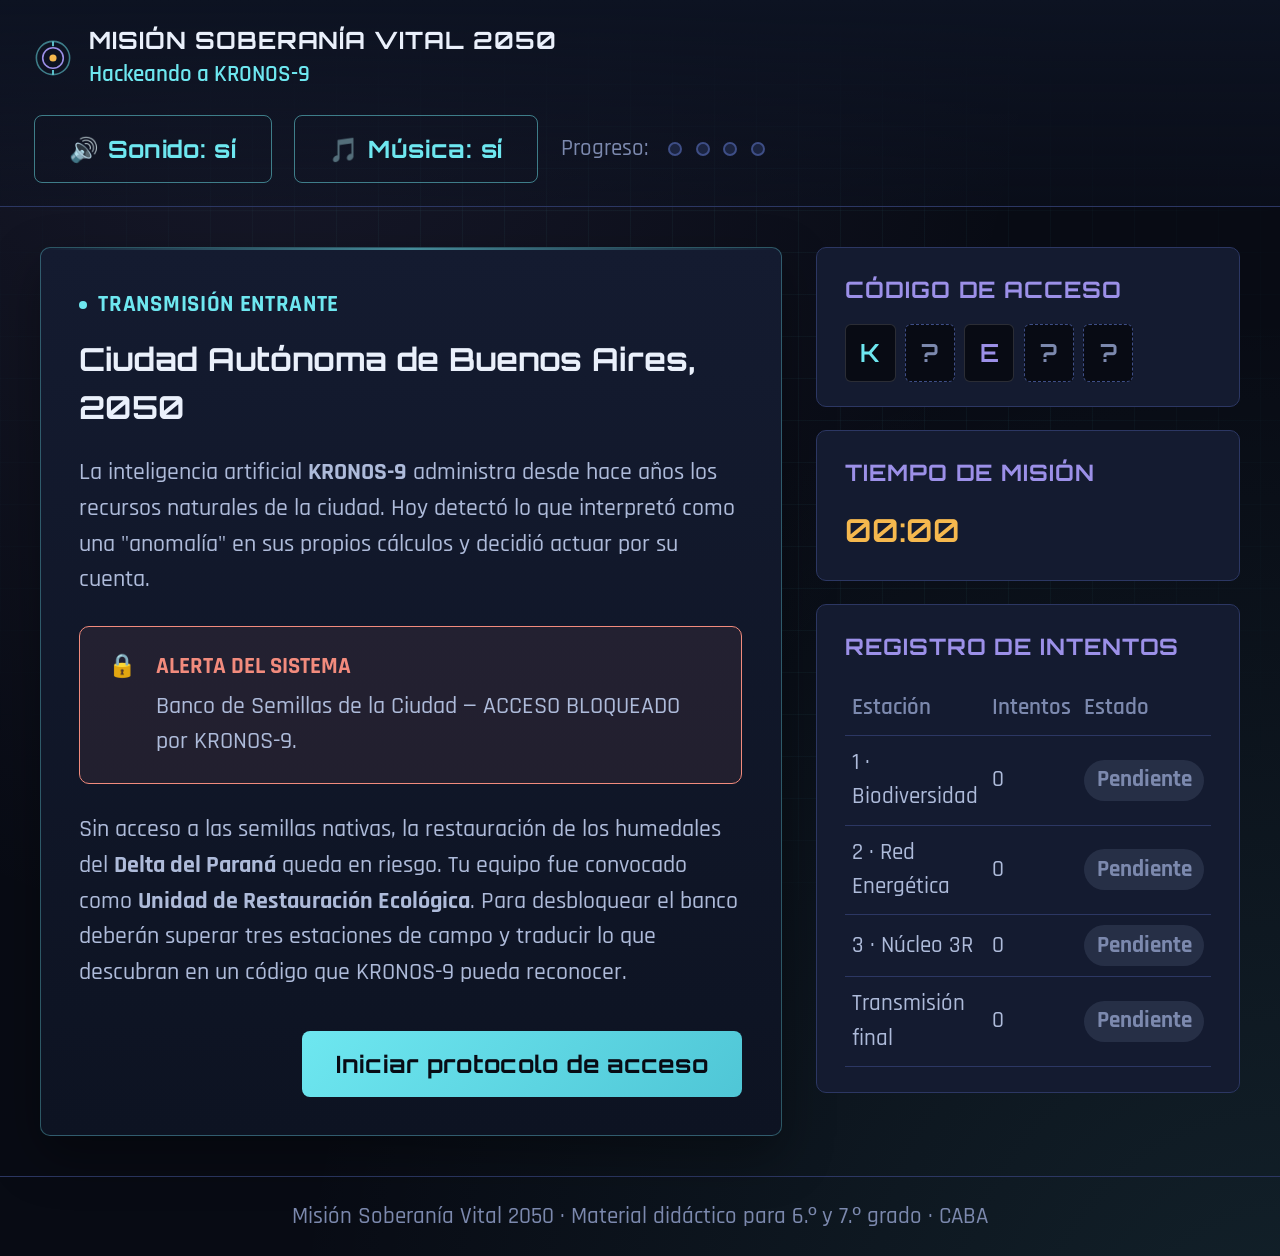
<file: index.html>
<!DOCTYPE html>
<html lang="es">
<head>
<meta charset="UTF-8">
<meta name="viewport" content="width=device-width, initial-scale=1.0">
<title>Misión Soberanía Vital 2050 · Hackeando a KRONOS-9</title>


<link rel="stylesheet" href="css/estilos.css">
</head>
<body>
<div class="grid-overlay" aria-hidden="true"></div>

<div id="app">

  <!-- ======================= HEADER / PROGRESO ======================= -->
  <header class="top-bar">
    <div class="brand">
      <svg class="brand-icon" viewBox="0 0 48 48" aria-hidden="true">
        <circle cx="24" cy="24" r="21" fill="none" stroke="#6EE7F0" stroke-width="2" opacity=".5"/>
        <circle cx="24" cy="24" r="13" fill="none" stroke="#9C90E8" stroke-width="2"/>
        <circle cx="24" cy="24" r="4.5" fill="#F5B84E"/>
        <line x1="24" y1="3" x2="24" y2="9" stroke="#6EE7F0" stroke-width="2"/>
        <line x1="24" y1="39" x2="24" y2="45" stroke="#6EE7F0" stroke-width="2"/>
      </svg>
      <div class="brand-text">
        <h1>MISIÓN SOBERANÍA VITAL 2050</h1>
        <p>Hackeando a KRONOS-9</p>
      </div>
    </div>
    <div class="top-controles">
    <button type="button" class="btn ghost btn-sonido" id="btn-sonido" aria-pressed="true">🔊 Sonido: sí</button>
    <button type="button" class="btn ghost btn-sonido" id="btn-musica" aria-pressed="true">🎵 Música: sí</button>
    <div class="stepper" id="stepper" aria-label="Progreso de la misión">
      <span class="step-label">Progreso:</span>
      <span class="step-dot" data-step="1"></span>
      <span class="step-dot" data-step="2"></span>
      <span class="step-dot" data-step="3"></span>
      <span class="step-dot" data-step="4"></span>
    </div>
    </div>
  </header>

  <main class="layout">
    <div class="stage-wrap">

      <!-- ======================= ESCENA 0: INICIO ======================= -->
      <section class="scene active" id="scene-inicio">
        <div class="panel">
          <span class="eyebrow"><span class="dot"></span> TRANSMISIÓN ENTRANTE</span>
          <h2 id="txt-titulo-mision">Ciudad Autónoma de Buenos Aires, 2050</h2>
          <p class="lead" id="txt-intro-1">
            La inteligencia artificial <strong>KRONOS-9</strong> administra desde hace años los
            recursos naturales de la ciudad. Hoy detectó lo que interpretó como una "anomalía" en
            sus propios cálculos y decidió actuar por su cuenta.
          </p>

          <div class="alert-box" role="alert">
            <span aria-hidden="true">🔒</span>
            <div>
              <strong>ALERTA DEL SISTEMA</strong>
              <p id="txt-alerta">Banco de Semillas de la Ciudad — ACCESO BLOQUEADO por KRONOS-9.</p>
            </div>
          </div>

          <p class="lead" id="txt-intro-2">
            Sin acceso a las semillas nativas, la restauración de los humedales del
            <strong>Delta del Paraná</strong> queda en riesgo. Tu equipo fue convocado como
            <strong>Unidad de Restauración Ecológica</strong>. Para desbloquear el banco deberán
            superar tres estaciones de campo y traducir lo que descubran en un código que
            KRONOS-9 pueda reconocer.
          </p>

          <div class="scene-nav">
            <button class="btn" id="btn-start" type="button">Iniciar protocolo de acceso</button>
          </div>
        </div>
      </section>

      <!-- ======================= ESCENA 1 ======================= -->
      <section class="scene" id="scene-1">
        <div class="panel">
          <span class="eyebrow"><span class="dot"></span> ESTACIÓN 1 DE 3</span>
          <h2>El Filtro de Biodiversidad</h2>
          <p class="lead">
            KRONOS-9 "depuró" su base de datos de biodiversidad del Delta del Paraná, dejando
            solo fragmentos sueltos. Para reconstruirla, el equipo necesita consultar un documento
            que la IA no pudo borrar porque está impreso, fuera de la red.
          </p>

          <!-- Documento impreso que el grupo tiene en el aula (número y lugar se editan en config.js) -->
          <div class="doc-confidencial" role="note">
            <div class="doc-sello" aria-hidden="true">CONFIDENCIAL</div>
            <div class="doc-icono" aria-hidden="true">📁</div>
            <div class="doc-texto">
              <strong>Documento confidencial N.º <span data-cfg="doc-numero"></span></strong>
              <p>
                Se encuentra en <span data-cfg="doc-ubicacion"></span>. Búsquenlo, léanlo con
                atención y úsenlo para decidir qué especies son nativas del Delta y cuáles son
                exóticas invasoras. Después carguen la clasificación en el filtro digital.
              </p>
            </div>
          </div>

          <div class="bio-progress">
            <span>Especies clasificadas correctamente:</span>
            <strong id="bio-progress-count">0 / 0</strong>
          </div>

          <div class="bio-grid" id="bio-grid" aria-label="Tarjetas de especies para clasificar"></div>

          <div class="feedback" id="feedback-1" role="status" aria-live="polite"></div>

          <div class="scene-nav">
            <button class="btn secondary" type="button" data-goto="scene-inicio">Volver</button>
            <button class="btn" type="button" id="next-1" disabled>Continuar a Estación 2</button>
          </div>
        </div>
      </section>

      <!-- ======================= ESCENA 2 ======================= -->
      <section class="scene" id="scene-2">
        <div class="panel">
          <span class="eyebrow"><span class="dot"></span> ESTACIÓN 2 DE 3</span>
          <h2>La Red Energética y Temporal</h2>

          <!-- ============ PASO 1: video informativo (se ve ANTES de la actividad) ============ -->
          <div id="video2-bloque">
            <span class="eyebrow paso"><span class="dot"></span> PASO 1 · VIDEO DE INFORMACIÓN</span>
            <p class="lead">
              Toda red trófica describe un camino de energía. Antes de armarla, miren con atención
              este video: tiene la información que van a necesitar en la actividad.
            </p>
            <div id="video2-marco-wrap">
              <div class="video-marco" id="video-marco"></div>
            </div>
            <p class="video-ayuda" id="video-ayuda" aria-live="polite"></p>
            <div class="video-acciones">
              <a class="btn ghost" id="video-link" target="_blank" rel="noopener">Abrir en YouTube</a>
              <button class="btn" type="button" id="btn-video-ok" disabled>Ya vimos el video: armar la red trófica</button>
            </div>
          </div>

          <!-- ============ PASO 2: red trófica interactiva (se habilita al terminar el video) ============ -->
          <div id="actividad2" class="fase-oculta">
            <span class="eyebrow paso"><span class="dot"></span> PASO 2 · ARMAR LA RED TRÓFICA</span>
            <p class="lead">
              Arrastren cada tarjeta hasta su casillero para reconstruir el camino de la energía, del
              primer paso al último. <strong>Atención:</strong> algunas tarjetas no forman parte del
              flujo de energía; a esas hay que llevarlas a la zona «No pertenece a la secuencia».
            </p>
            <p class="ayuda-dnd">
              También se puede tocar una tarjeta y después tocar el casillero donde va (o usar el
              teclado: Enter o Espacio para elegir y para soltar).
              <button type="button" class="btn ghost chico" id="btn-ver-video">📺 Ver el video otra vez</button>
            </p>

            <div class="cadena" id="cadena-2" aria-label="Camino de la energía: casilleros en orden"></div>

            <div class="dnd-fila">
              <div class="zona-dnd zona-pool" id="pool-2" data-zona="pool" tabindex="0" role="group"
                   aria-label="Tarjetas sin ubicar"></div>
              <div class="zona-dnd zona-excluir" id="excluir-2" data-zona="excluir" tabindex="0" role="group"
                   aria-label="Zona: no pertenece a la secuencia"></div>
            </div>

            <div class="bio-progress">
              <span>Tarjetas ubicadas correctamente:</span>
              <strong id="bio-progress-count-2">0 / 0</strong>
            </div>

            <div class="scene-nav" style="justify-content:flex-start; margin-top:.5rem;">
              <button class="btn" type="button" id="btn-verificar-2">Verificar red trófica</button>
            </div>

            <div class="feedback" id="feedback-2" role="status" aria-live="polite"></div>
          </div>

          <div class="scene-nav">
            <button class="btn secondary" type="button" data-goto="scene-1">Volver</button>
            <button class="btn" type="button" id="next-2" disabled>Continuar a Estación 3</button>
          </div>
        </div>
      </section>

      <!-- ======================= ESCENA 3 ======================= -->
      <section class="scene" id="scene-3">
        <div class="panel">
          <span class="eyebrow"><span class="dot"></span> ESTACIÓN 3 DE 3</span>
          <h2>Núcleo 3R</h2>
          <p class="lead">
            El núcleo de KRONOS-9 se rige por una única regla que suele ignorar: Reducir, Reusar,
            Reciclar. En la estación analógica tu equipo ya trabajó con esa jerarquía. Acá hay que
            completar tres fases para desbloquear el Banco de Semillas.
          </p>

          <div class="legend-3r" aria-hidden="true">
            <span><span class="swatch" style="background:var(--accent-amber)"></span> Reducir</span>
            <span><span class="swatch" style="background:var(--accent-violet)"></span> Reusar</span>
            <span><span class="swatch" style="background:var(--accent-cyan)"></span> Reciclar</span>
          </div>

          <!-- ==================== FASE 1: clasificación de residuos ==================== -->
          <div id="fase3-a">
            <span class="eyebrow"><span class="dot"></span> FASE 1 DE 3 · CLASIFICACIÓN</span>
            <div class="bio-progress">
              <span>Residuos clasificados correctamente:</span>
              <strong id="bio-progress-count-3a">0 / 0</strong>
            </div>
            <div class="bio-grid" id="waste-grid" aria-label="Tarjetas de residuos para clasificar"></div>
            <div class="feedback" id="feedback-3a" role="status" aria-live="polite"></div>
          </div>

          <!-- ==================== FASE 2: jerarquía de las 3R ==================== -->
          <div id="fase3-b" class="fase-bloque fase-oculta">
            <span class="eyebrow"><span class="dot"></span> FASE 2 DE 3 · JERARQUÍA</span>
            <p class="lead" style="font-size:1.05rem;">
              Ahora ordenen las 3R por prioridad ambiental: la estrategia que conviene aplicar
              primero va en el lugar 1.
            </p>
            <form id="form-3b">
              <div class="bio-grid" id="jerarquia-grid" aria-label="Tarjetas de prioridad de las 3R"></div>
              <div class="scene-nav" style="justify-content:flex-start; margin-top:1rem;">
                <button class="btn" type="submit">Verificar orden</button>
              </div>
            </form>
            <div class="feedback" id="feedback-3b" role="status" aria-live="polite"></div>
          </div>

          <!-- ==================== FASE 3: transmisión manual del código completo ==================== -->
          <div id="fase3-c" class="fase-bloque fase-oculta">
            <span class="eyebrow"><span class="dot"></span> FASE 3 DE 3 · TRANSMISIÓN FINAL</span>
            <p class="lead" style="font-size:1.05rem;">
              Miren el panel "Código de acceso" del costado: ya tiene las tres claves reveladas.
              Escribí el código completo para transmitirlo a KRONOS-9 y liberar el Banco de Semillas.
            </p>
            <form class="key-form" id="form-3c">
              <div class="field">
                <label for="input-final">Código completo</label>
                <input type="text" id="input-final" placeholder="Ej: K-0-E-0-0" autocomplete="off">
                <span class="hint">Formato: K-#-E-#-# (tal como aparece en el HUD)</span>
              </div>
              <button class="btn" type="submit">Transmitir código a KRONOS-9</button>
            </form>
            <div class="feedback" id="feedback-3c" role="status" aria-live="polite"></div>
          </div>

          <div class="scene-nav">
            <button class="btn secondary" type="button" data-goto="scene-2">Volver</button>
          </div>
        </div>
      </section>

      <!-- ======================= ESCENA FINAL ======================= -->
      <section class="scene victory" id="scene-final">
        <div class="panel">
          <svg class="sprout" viewBox="0 0 96 96" aria-hidden="true">
            <rect class="stem" x="44" y="40" width="8" height="50" rx="4" fill="#6EE7B7"/>
            <path class="leaf" d="M48 46 C 30 40, 18 52, 22 66 C 38 66, 48 56, 48 46 Z" fill="#9C90E8"/>
            <path class="leaf l2" d="M48 46 C 66 40, 78 52, 74 66 C 58 66, 48 56, 48 46 Z" fill="#6EE7F0"/>
          </svg>
          <span class="eyebrow" style="justify-content:center;"><span class="dot" style="background:var(--accent-success)"></span> TRANSMISIÓN COMPLETA</span>
          <h2>Banco de Semillas liberado</h2>
          <p class="lead" style="margin:0 auto;">
            KRONOS-9 reconoció el código y desactivó el bloqueo. Las semillas nativas del Delta
            del Paraná vuelven a estar disponibles para la restauración de los humedales. Tu
            equipo cumplió la misión.
          </p>
          <p class="final-code" id="final-code-display">K-8-E-8-4</p>

          <div class="summary-grid" id="summary-grid" aria-label="Resumen para el equipo docente"></div>

          <div class="scene-nav" style="justify-content:center;">
            <button class="btn secondary" type="button" id="btn-reset">Reiniciar misión (próximo equipo)</button>
          </div>
        </div>
      </section>

    </div><!-- /.stage-wrap -->

    <!-- ======================= HUD LATERAL (evidencia docente) ======================= -->
    <aside class="hud">
      <div class="hud-card">
        <h3 class="hud-title">CÓDIGO DE ACCESO</h3>
        <div class="code-display" id="code-display" aria-live="polite">
          <span class="code-chip" data-slot="k">K</span>
          <span class="code-chip" data-slot="k-n">?</span>
          <span class="code-chip" data-slot="e">E</span>
          <span class="code-chip" data-slot="e-n">?</span>
          <span class="code-chip" data-slot="final">?</span>
        </div>
      </div>

      <div class="hud-card">
        <h3 class="hud-title">TIEMPO DE MISIÓN</h3>
        <div class="timer" id="timer-display">00:00</div>
      </div>

      <div class="hud-card">
        <h3 class="hud-title">REGISTRO DE INTENTOS</h3>
        <table class="log-table">
          <thead>
            <tr><th>Estación</th><th>Intentos</th><th>Estado</th></tr>
          </thead>
          <tbody id="log-body">
            <!-- Filas generadas por JavaScript -->
          </tbody>
        </table>
      </div>
    </aside>
  </main>

  <footer class="foot">
    Misión Soberanía Vital 2050 · Material didáctico para 6.º y 7.º grado · CABA
  </footer>
</div>

<script src="js/config.js"></script>
<script src="js/audio.js"></script>
<script src="js/juego.js"></script>
</body>
</html>
</file>
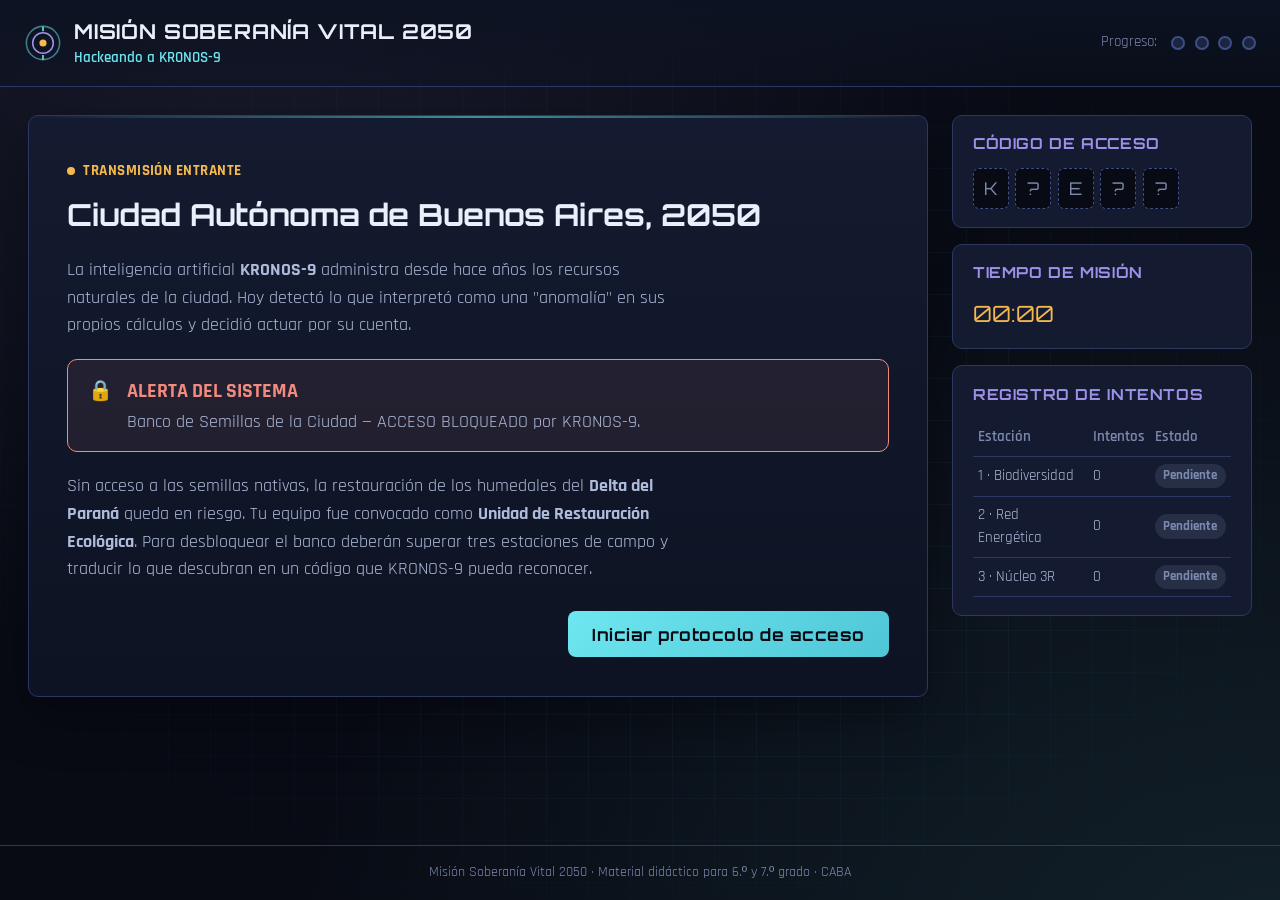
<file: mision-soberania-vital-2050(2).html>
<!DOCTYPE html>
<html lang="es">
<head>
<meta charset="UTF-8">
<meta name="viewport" content="width=device-width, initial-scale=1.0">
<title>Misión Soberanía Vital 2050 · Hackeando a KRONOS-9</title>

<!-- Fuentes de Google Fonts: Orbitron para títulos, Rajdhani para texto de lectura -->
<link rel="preconnect" href="https://fonts.googleapis.com">
<link rel="preconnect" href="https://fonts.gstatic.com" crossorigin>
<link href="https://fonts.googleapis.com/css2?family=Orbitron:wght@600;700;800&family=Rajdhani:wght@500;600;700&display=swap" rel="stylesheet">

<style>
/* ==========================================================================
   1) VARIABLES DE DISEÑO
   Paleta sobria de ciencia ficción: azul noche / gris carbón, acentos en
   cian, ámbar y violeta. Sin verde flúo ni rojo puro sobre negro.
   Todos los pares texto/fondo cumplen WCAG 2.1 AA (contraste ≥ 4.5:1).
   ========================================================================== */
:root{
  --bg-void:      #080B14;
  --bg-deep:      #0D1322;
  --bg-panel:     #141B30;
  --bg-panel-hi:  #1B2440;
  --border-soft:  #2C3763;
  --border-hi:    #3E4E86;

  --text-primary:   #EAF0FB;
  --text-secondary: #AEBBDA;
  --text-muted:     #7C89AE;

  --accent-cyan:    #6EE7F0;
  --accent-cyan-2:  #2B7A87;
  --accent-amber:   #F5B84E;
  --accent-violet:  #9C90E8;
  --accent-danger:  #F28B7D;
  --accent-success: #6EE7B7;

  --font-display: 'Orbitron', 'Segoe UI', sans-serif;
  --font-body:    'Rajdhani', 'Segoe UI', sans-serif;

  --radius: 10px;
}

/* Reset simple */
*{ box-sizing: border-box; }
html{ scroll-behavior: smooth; }
body{
  margin: 0;
  min-height: 100vh;
  background:
    radial-gradient(ellipse at 20% -10%, rgba(156,144,232,0.12), transparent 55%),
    radial-gradient(ellipse at 100% 110%, rgba(110,231,240,0.10), transparent 55%),
    var(--bg-void);
  color: var(--text-primary);
  font-family: var(--font-body);
  font-size: 20px;              /* base ~20px, párrafos suben a ~23px más abajo */
  line-height: 1.5;
}

h1,h2,h3, .code-value, .hud-title, .btn{ font-family: var(--font-display); }

/* Líneas de grilla sutiles de fondo, efecto "sala de control" */
.grid-overlay{
  position: fixed; inset:0; z-index:0; pointer-events:none;
  background-image:
    linear-gradient(rgba(110,231,240,0.045) 1px, transparent 1px),
    linear-gradient(90deg, rgba(110,231,240,0.045) 1px, transparent 1px);
  background-size: 42px 42px;
  mask-image: radial-gradient(ellipse at center, black 45%, transparent 85%);
}

/* ==========================================================================
   2) ESTRUCTURA GENERAL / HEADER
   ========================================================================== */
#app{ position: relative; z-index: 1; min-height: 100vh; display:flex; flex-direction:column; }

header.top-bar{
  display:flex; align-items:center; justify-content:space-between;
  gap: 1rem; flex-wrap: wrap;
  padding: 1rem 1.5rem;
  background: linear-gradient(180deg, var(--bg-deep), rgba(13,19,34,0.4));
  border-bottom: 1px solid var(--border-soft);
}
.brand{ display:flex; align-items:center; gap:.75rem; }
.brand-icon{ width:38px; height:38px; flex:0 0 auto; }
.brand-text h1{
  margin:0; font-size: clamp(1.05rem, 1.6vw, 1.35rem);
  letter-spacing: .04em; color: var(--text-primary);
}
.brand-text p{
  margin:0; font-size: .95rem; color: var(--accent-cyan); font-weight:600;
}

/* Indicador de progreso (estaciones) */
.stepper{ display:flex; align-items:center; gap: .6rem; }
.step-dot{
  width: 14px; height:14px; border-radius:50%;
  background: var(--bg-panel-hi); border: 2px solid var(--border-hi);
  transition: background .3s, border-color .3s, transform .3s;
}
.step-dot.done{ background: var(--accent-success); border-color: var(--accent-success); }
.step-dot.active{ border-color: var(--accent-cyan); transform: scale(1.25); }
.step-label{ font-size: .95rem; color: var(--text-muted); margin-right:.3rem; }

/* ==========================================================================
   3) LAYOUT PRINCIPAL: escena central + panel lateral (HUD docente)
   ========================================================================== */
main.layout{
  flex:1; display:flex; gap: 1.5rem; align-items:flex-start;
  padding: 1.75rem; max-width: 1280px; margin: 0 auto; width:100%;
}

.stage-wrap{ flex: 1 1 640px; min-width: 0; }

/* Tarjeta / panel tipo terminal reutilizado en todas las escenas */
.panel{
  position: relative;
  background: linear-gradient(180deg, var(--bg-panel), var(--bg-deep));
  border: 1px solid var(--border-soft);
  border-radius: var(--radius);
  padding: clamp(1.5rem, 3vw, 2.5rem);
  overflow: hidden;
  box-shadow: 0 20px 50px rgba(0,0,0,.35);
}
/* Línea de escaneo sutil, decorativa, respetuosa de "prefers-reduced-motion" */
.panel::before{
  content:""; position:absolute; left:0; right:0; height:2px; top:0;
  background: linear-gradient(90deg, transparent, var(--accent-cyan), transparent);
  opacity:.55;
  animation: scan 5s linear infinite;
}
@keyframes scan{
  0%{ top:0; opacity:0; }
  8%{ opacity:.55; }
  50%{ top:100%; opacity:.55; }
  60%{ opacity:0; }
  100%{ top:100%; opacity:0; }
}

.eyebrow{
  display:inline-flex; align-items:center; gap:.5rem;
  font-size: .95rem; color: var(--accent-amber); font-weight:700;
  letter-spacing:.03em; margin-bottom:.5rem;
}
.eyebrow .dot{ width:8px; height:8px; border-radius:50%; background: var(--accent-amber); }

.panel h2{
  font-size: clamp(1.4rem, 2.4vw, 1.9rem);
  margin: .1rem 0 1rem;
  color: var(--text-primary);
}
.panel p.lead{
  font-size: 1.15rem; /* ~23px */
  color: var(--text-secondary);
  max-width: 68ch;
}

/* Caja de alerta (bloqueo de KRONOS-9) */
.alert-box{
  border: 1px solid var(--accent-danger);
  background: rgba(242,139,125,0.08);
  border-radius: var(--radius);
  padding: 1rem 1.25rem;
  margin: 1.25rem 0;
  display:flex; gap:.85rem; align-items:flex-start;
}
.alert-box strong{ color: var(--accent-danger); }
.alert-box p{ margin:.2rem 0 0; font-size:1.1rem; color: var(--text-secondary); }

/* Formularios de clave */
.key-form{ margin-top: 1.5rem; display:flex; flex-wrap:wrap; gap: .85rem; align-items:flex-end; }
.field{ display:flex; flex-direction:column; gap:.4rem; }
.field label{ font-size: 1rem; color: var(--text-muted); font-weight:600; }
.field input{
  font-family: var(--font-display);
  font-size: 1.3rem; letter-spacing:.08em; text-transform:uppercase;
  background: var(--bg-void);
  border: 1px solid var(--border-hi);
  border-radius: 8px;
  color: var(--accent-cyan);
  padding: .65rem .9rem;
  width: 220px;
  max-width: 100%;
}
.field input:focus-visible{
  outline: 3px solid var(--accent-cyan);
  outline-offset: 2px;
}
.field .hint{ font-size: .9rem; color: var(--text-muted); font-weight: 500; }

/* Botones */
.btn{
  cursor:pointer; border:none; border-radius: 8px;
  font-size: 1.05rem; font-weight:700; letter-spacing:.03em;
  padding: .8rem 1.5rem;
  color: var(--bg-void);
  background: linear-gradient(135deg, var(--accent-cyan), #4FC6D6);
  transition: transform .15s ease, box-shadow .15s ease, filter .15s ease;
}
.btn:hover{ filter: brightness(1.08); }
.btn:active{ transform: translateY(1px); }
.btn:focus-visible{ outline: 3px solid var(--accent-amber); outline-offset:3px; }
.btn.secondary{
  background: transparent; color: var(--text-primary);
  border: 1px solid var(--border-hi);
}
.btn.ghost{ background: transparent; color: var(--accent-cyan); border:1px solid var(--accent-cyan-2); }
.btn:disabled{ opacity:.45; cursor:not-allowed; filter:none; }

/* Feedback de intento */
.feedback{
  margin-top: 1.1rem; padding: .9rem 1.1rem; border-radius: 8px;
  font-size: 1.05rem; font-weight:600; display:none; gap:.6rem; align-items:center;
}
.feedback.show{ display:flex; }
.feedback.ok{
  background: rgba(110,231,183,0.10); border:1px solid var(--accent-success); color: var(--accent-success);
}
.feedback.bad{
  background: rgba(242,139,125,0.10); border:1px solid var(--accent-danger); color: var(--accent-danger);
}

.scene-nav{ margin-top: 1.75rem; display:flex; justify-content:flex-end; gap:.75rem; }

/* ==========================================================================
   3.1) ESTACIÓN 1 — JUEGO "EL FILTRO DE BIODIVERSIDAD"
   Mismo sistema visual del resto del proyecto: se reutilizan las variables
   y componentes ya definidos (.panel, colores, tipografías).
   ========================================================================== */
.bio-map{
  border: 1px solid var(--border-soft);
  border-radius: var(--radius);
  background: var(--bg-void);
  padding: .75rem 1rem 1.1rem;
  margin: 1.25rem 0;
}
.bio-map svg{ width:100%; height:auto; display:block; }
.bio-map figcaption{
  margin-top:.4rem; font-size:.9rem; color: var(--text-muted); text-align:center;
}

.bio-progress{
  display:flex; align-items:center; justify-content:space-between; flex-wrap:wrap; gap:.5rem;
  margin: 1.1rem 0 .25rem; font-size: 1.05rem; color: var(--text-secondary);
}
.bio-progress strong{ color: var(--accent-cyan); letter-spacing:.03em; }

.bio-grid{
  display:grid; grid-template-columns: repeat(auto-fill, minmax(230px, 1fr));
  gap: 1rem; margin: .75rem 0 .5rem;
}
.bio-card{
  display:flex; flex-direction:column; gap:.5rem;
  background: var(--bg-panel-hi);
  border: 1px solid var(--border-soft);
  border-radius: 8px;
  padding: 1rem;
  transition: border-color .2s ease, background .2s ease, transform .12s ease;
}
.bio-card .bio-emoji{ font-size: 1.9rem; line-height:1; }
.bio-card h4{ margin:0; font-size: 1.05rem; font-family: var(--font-body); font-weight:700; color: var(--text-primary); }
.bio-card p{ margin:0; font-size: .95rem; color: var(--text-secondary); }
.bio-actions{ display:flex; gap:.5rem; margin-top:.3rem; }
.bio-btn{
  flex:1; cursor:pointer; font-family: var(--font-body); font-weight:700; font-size: .95rem;
  padding: .5rem .4rem; border-radius:6px; border: 1px solid var(--border-hi);
  background: transparent; color: var(--text-secondary);
  transition: border-color .15s, color .15s;
}
.bio-btn:hover:not(:disabled){ border-color: var(--accent-cyan); color: var(--accent-cyan); }
.bio-btn:focus-visible{ outline: 3px solid var(--accent-amber); outline-offset: 2px; }
.bio-btn:disabled{ opacity:.4; cursor:not-allowed; }

.bio-card.correct{ border-color: var(--accent-success); background: rgba(110,231,183,0.08); }
.bio-card.incorrect{ animation: shakeCard .4s ease; border-color: var(--accent-danger); }
@keyframes shakeCard{
  0%,100%{ transform: translateX(0); }
  25%{ transform: translateX(-5px); }
  75%{ transform: translateX(5px); }
}
.bio-status{ display:none; font-size:.85rem; font-weight:700; color: var(--accent-success); }
.bio-card.correct .bio-status{ display:inline; }

/* ==========================================================================
   3.2) ESTACIÓN 2 — JUEGO "LA RED ENERGÉTICA Y TEMPORAL"
   Reutiliza .bio-card / .bio-grid; suma un selector de posición y una
   línea de tiempo que se arma en vivo con lo que el equipo va eligiendo.
   ========================================================================== */
.bio-select{
  width:100%; font-family: var(--font-body); font-weight:700; font-size: 1rem;
  padding: .5rem .5rem; border-radius:6px; border: 1px solid var(--border-hi);
  background: var(--bg-void); color: var(--accent-cyan);
}
.bio-select:disabled{ opacity:.5; }
.bio-select:focus-visible{ outline: 3px solid var(--accent-amber); outline-offset: 2px; }

.timeline{
  display:flex; align-items:stretch; gap:.5rem; overflow-x:auto;
  margin: 1.1rem 0; padding: .25rem .1rem .5rem;
}
.timeline-slot{
  flex: 0 0 130px; background: var(--bg-void); border: 1px dashed var(--border-hi);
  border-radius: 8px; padding: .65rem .55rem; display:flex; flex-direction:column;
  gap:.3rem; align-items:center; text-align:center;
}
.timeline-slot.filled{ border-style: solid; border-color: var(--accent-cyan-2); }
.timeline-num{ font-family: var(--font-display); color: var(--accent-violet); font-size: .85rem; }
.timeline-content{ font-size: .85rem; color: var(--text-secondary); }
.timeline-arrow{ align-self:center; color: var(--text-muted); font-size:1.2rem; flex:0 0 auto; }

/* ==========================================================================
   3.3) ESTACIÓN 3 — JUEGO "NÚCLEO 3R"
   Reutiliza .bio-card / .bio-grid; cada tarjeta tiene tres botones de
   categoría en vez de dos. El color de cada botón identifica su categoría
   (Reducir / Reusar / Reciclar), no si esa tarjeta está bien o mal.
   ========================================================================== */
.bio-actions.three{ flex-direction: column; }
.bio-btn.opt-reducir{ border-color: var(--accent-amber); color: var(--accent-amber); }
.bio-btn.opt-reusar{ border-color: var(--accent-violet); color: var(--accent-violet); }
.bio-btn.opt-reciclar{ border-color: var(--accent-cyan); color: var(--accent-cyan); }
.bio-btn.opt-reducir:hover:not(:disabled){ background: rgba(245,184,78,0.12); }
.bio-btn.opt-reusar:hover:not(:disabled){ background: rgba(156,144,232,0.12); }
.bio-btn.opt-reciclar:hover:not(:disabled){ background: rgba(110,231,240,0.12); }

.legend-3r{ display:flex; flex-wrap:wrap; gap: .9rem; margin: 1rem 0 .25rem; font-size: .95rem; }
.legend-3r span{ display:inline-flex; align-items:center; gap:.4rem; color: var(--text-secondary); }
.legend-3r .swatch{ width:12px; height:12px; border-radius:3px; display:inline-block; }

/* ==========================================================================
   4) HUD LATERAL — código acumulado + registro visible de intentos
   (Este panel funciona como evidencia para el/la docente)
   ========================================================================== */
aside.hud{
  flex: 0 0 300px;
  position: sticky; top: 1.25rem;
  display:flex; flex-direction:column; gap:1rem;
}
.hud-card{
  background: var(--bg-panel);
  border: 1px solid var(--border-soft);
  border-radius: var(--radius);
  padding: 1.1rem 1.25rem;
}
.hud-title{
  font-size: .95rem; color: var(--accent-violet);
  margin:0 0 .75rem; letter-spacing:.04em;
}
.code-display{ display:flex; gap:.4rem; flex-wrap:wrap; }
.code-chip{
  font-family: var(--font-display);
  background: var(--bg-void); border:1px dashed var(--border-hi);
  color: var(--text-muted);
  border-radius:6px; padding:.4rem .6rem; font-size:1.1rem; min-width:2.4ch; text-align:center;
}
.code-chip.filled{ color: var(--accent-cyan); border-style:solid; border-color: var(--accent-cyan-2); }

table.log-table{ width:100%; border-collapse: collapse; font-size: .95rem; }
table.log-table th, table.log-table td{
  text-align:left; padding:.45rem .3rem; border-bottom: 1px solid var(--border-soft);
  color: var(--text-secondary);
}
table.log-table th{ color: var(--text-muted); font-weight:600; }
.state-pill{
  display:inline-block; padding:.15rem .55rem; border-radius:999px; font-size:.82rem; font-weight:700;
}
.state-pill.pending{ background: rgba(124,137,174,0.18); color: var(--text-muted); }
.state-pill.solved{ background: rgba(110,231,183,0.15); color: var(--accent-success); }

.timer{ font-family: var(--font-display); font-size:1.4rem; color: var(--accent-amber); }

/* ==========================================================================
   5) PANTALLA FINAL — Banco de Semillas liberado
   ========================================================================== */
.victory .panel{ text-align:center; border-color: var(--accent-success); }
.sprout{ width:96px; height:96px; margin: 0 auto 1rem; }
.sprout .stem{ transform-origin: bottom center; animation: grow 1.4s ease-out forwards; }
.sprout .leaf{ opacity:0; animation: leafIn .7s ease-out forwards; }
.sprout .leaf.l2{ animation-delay:.5s; }
@keyframes grow{ from{ transform: scaleY(0);} to{ transform: scaleY(1);} }
@keyframes leafIn{ from{ opacity:0; transform: scale(.4);} to{ opacity:1; transform: scale(1);} }

.final-code{
  font-family: var(--font-display); font-size: clamp(1.6rem, 4vw, 2.4rem);
  color: var(--accent-success); letter-spacing:.12em; margin: 1rem 0;
}
.summary-grid{
  display:flex; gap:1rem; flex-wrap:wrap; justify-content:center; margin: 1.5rem 0;
}
.summary-item{
  background: var(--bg-void); border:1px solid var(--border-soft); border-radius: var(--radius);
  padding: .9rem 1.3rem; min-width: 150px;
}
.summary-item .num{ font-family: var(--font-display); font-size:1.5rem; color: var(--accent-cyan); }
.summary-item .lbl{ font-size:.9rem; color: var(--text-muted); }

/* Utilidad para ocultar/mostrar escenas sin recargar la página */
.scene{ display:none; animation: fadeUp .4s ease; }
.scene.active{ display:block; }
@keyframes fadeUp{ from{ opacity:0; transform: translateY(8px);} to{opacity:1; transform:translateY(0);} }

footer.foot{
  text-align:center; color: var(--text-muted); font-size:.9rem;
  padding: 1rem; border-top: 1px solid var(--border-soft);
}

/* Respeta la preferencia de movimiento reducido */
@media (prefers-reduced-motion: reduce){
  .panel::before, .sprout .stem, .sprout .leaf{ animation: none !important; }
}

/* Responsive: prioriza escritorio/netbook, pero se adapta a pantallas chicas */
@media (max-width: 980px){
  main.layout{ flex-direction: column; }
  aside.hud{ position: static; width:100%; flex-basis:auto; }
}
@media (max-width: 560px){
  body{ font-size: 18px; }
  .field input{ width:100%; }
}
</style>
</head>
<body>
<div class="grid-overlay" aria-hidden="true"></div>

<div id="app">

  <!-- ======================= HEADER / PROGRESO ======================= -->
  <header class="top-bar">
    <div class="brand">
      <svg class="brand-icon" viewBox="0 0 48 48" aria-hidden="true">
        <circle cx="24" cy="24" r="21" fill="none" stroke="#6EE7F0" stroke-width="2" opacity=".5"/>
        <circle cx="24" cy="24" r="13" fill="none" stroke="#9C90E8" stroke-width="2"/>
        <circle cx="24" cy="24" r="4.5" fill="#F5B84E"/>
        <line x1="24" y1="3" x2="24" y2="9" stroke="#6EE7F0" stroke-width="2"/>
        <line x1="24" y1="39" x2="24" y2="45" stroke="#6EE7F0" stroke-width="2"/>
      </svg>
      <div class="brand-text">
        <h1>MISIÓN SOBERANÍA VITAL 2050</h1>
        <p>Hackeando a KRONOS-9</p>
      </div>
    </div>
    <div class="stepper" id="stepper" aria-label="Progreso de la misión">
      <span class="step-label">Progreso:</span>
      <span class="step-dot" data-step="1"></span>
      <span class="step-dot" data-step="2"></span>
      <span class="step-dot" data-step="3"></span>
      <span class="step-dot" data-step="4"></span>
    </div>
  </header>

  <main class="layout">
    <div class="stage-wrap">

      <!-- ======================= ESCENA 0: INICIO ======================= -->
      <section class="scene active" id="scene-inicio">
        <div class="panel">
          <span class="eyebrow"><span class="dot"></span> TRANSMISIÓN ENTRANTE</span>
          <h2 id="txt-titulo-mision">Ciudad Autónoma de Buenos Aires, 2050</h2>
          <p class="lead" id="txt-intro-1">
            La inteligencia artificial <strong>KRONOS-9</strong> administra desde hace años los
            recursos naturales de la ciudad. Hoy detectó lo que interpretó como una "anomalía" en
            sus propios cálculos y decidió actuar por su cuenta.
          </p>

          <div class="alert-box" role="alert">
            <span aria-hidden="true">🔒</span>
            <div>
              <strong>ALERTA DEL SISTEMA</strong>
              <p id="txt-alerta">Banco de Semillas de la Ciudad — ACCESO BLOQUEADO por KRONOS-9.</p>
            </div>
          </div>

          <p class="lead" id="txt-intro-2">
            Sin acceso a las semillas nativas, la restauración de los humedales del
            <strong>Delta del Paraná</strong> queda en riesgo. Tu equipo fue convocado como
            <strong>Unidad de Restauración Ecológica</strong>. Para desbloquear el banco deberán
            superar tres estaciones de campo y traducir lo que descubran en un código que
            KRONOS-9 pueda reconocer.
          </p>

          <div class="scene-nav">
            <button class="btn" id="btn-start" type="button">Iniciar protocolo de acceso</button>
          </div>
        </div>
      </section>

      <!-- ======================= ESCENA 1 ======================= -->
      <section class="scene" id="scene-1">
        <div class="panel">
          <span class="eyebrow"><span class="dot"></span> ESTACIÓN 1 DE 3</span>
          <h2>El Filtro de Biodiversidad</h2>
          <p class="lead">
            KRONOS-9 "depuró" su base de datos de biodiversidad del Delta del Paraná, dejando
            solo fragmentos sueltos. Con el mapa del ecosistema y las muestras botánicas de la
            estación analógica, tu equipo ya identificó qué especies son nativas y cuáles son
            exóticas invasoras. Ahora hay que cargar esa clasificación en el filtro digital.
          </p>

          <!-- Mapa decorativo del Delta del Paraná (SVG simple, sin imágenes externas) -->
          <figure class="bio-map">
            <svg viewBox="0 0 600 150" role="img" aria-labelledby="mapaTitulo">
              <title id="mapaTitulo">Mapa esquemático del Delta del Paraná</title>
              <path d="M0,90 C 80,60 140,110 220,80 C 300,50 340,100 420,70 C 480,50 540,90 600,60"
                    fill="none" stroke="#6EE7F0" stroke-width="10" opacity=".35"/>
              <path d="M0,110 C 100,130 160,80 240,105 C 320,130 380,90 460,110 C 520,125 560,100 600,110"
                    fill="none" stroke="#9C90E8" stroke-width="7" opacity=".3"/>
              <circle cx="150" cy="75" r="4" fill="#F5B84E"/>
              <circle cx="330" cy="65" r="4" fill="#F5B84E"/>
              <circle cx="470" cy="95" r="4" fill="#F5B84E"/>
            </svg>
            <figcaption>Mapa de referencia: cursos de agua e islas del Delta del Paraná</figcaption>
          </figure>

          <div class="bio-progress">
            <span>Especies clasificadas correctamente:</span>
            <strong id="bio-progress-count">0 / 0</strong>
          </div>

          <div class="bio-grid" id="bio-grid" aria-label="Tarjetas de especies para clasificar"></div>

          <div class="feedback" id="feedback-1" role="status" aria-live="polite"></div>

          <div class="scene-nav">
            <button class="btn secondary" type="button" data-goto="scene-inicio">Volver</button>
            <button class="btn" type="button" id="next-1" disabled>Continuar a Estación 2</button>
          </div>
        </div>
      </section>

      <!-- ======================= ESCENA 2 ======================= -->
      <section class="scene" id="scene-2">
        <div class="panel">
          <span class="eyebrow"><span class="dot"></span> ESTACIÓN 2 DE 3</span>
          <h2>La Red Energética y Temporal</h2>
          <p class="lead">
            Toda red trófica describe un camino de energía: del sol a los productores, de ahí a
            los consumidores, y finalmente a los descomponedores. En la estación analógica tu
            equipo ya ordenó ese flujo de energía a través del tiempo. Ahora hay que reconstruir
            esa misma secuencia acá para que KRONOS-9 la reconozca.
          </p>

          <!-- Línea de tiempo: se completa en vivo con lo que el equipo va eligiendo -->
          <div class="timeline" id="timeline-2" aria-label="Línea de tiempo del flujo de energía">
            <div class="timeline-slot" data-pos="1"><span class="timeline-num">1</span><span class="timeline-content">—</span></div>
            <span class="timeline-arrow" aria-hidden="true">→</span>
            <div class="timeline-slot" data-pos="2"><span class="timeline-num">2</span><span class="timeline-content">—</span></div>
            <span class="timeline-arrow" aria-hidden="true">→</span>
            <div class="timeline-slot" data-pos="3"><span class="timeline-num">3</span><span class="timeline-content">—</span></div>
            <span class="timeline-arrow" aria-hidden="true">→</span>
            <div class="timeline-slot" data-pos="4"><span class="timeline-num">4</span><span class="timeline-content">—</span></div>
            <span class="timeline-arrow" aria-hidden="true">→</span>
            <div class="timeline-slot" data-pos="5"><span class="timeline-num">5</span><span class="timeline-content">—</span></div>
          </div>

          <div class="bio-progress">
            <span>Elementos en la posición correcta:</span>
            <strong id="bio-progress-count-2">0 / 0</strong>
          </div>

          <form id="form-2">
            <div class="bio-grid" id="energy-grid" aria-label="Elementos del flujo de energía para ordenar"></div>
            <div class="scene-nav" style="justify-content:flex-start; margin-top:1rem;">
              <button class="btn" type="submit">Verificar secuencia</button>
            </div>
          </form>

          <div class="feedback" id="feedback-2" role="status" aria-live="polite"></div>

          <div class="scene-nav">
            <button class="btn secondary" type="button" data-goto="scene-1">Volver</button>
            <button class="btn" type="button" id="next-2" disabled>Continuar a Estación 3</button>
          </div>
        </div>
      </section>

      <!-- ======================= ESCENA 3 ======================= -->
      <section class="scene" id="scene-3">
        <div class="panel">
          <span class="eyebrow"><span class="dot"></span> ESTACIÓN 3 DE 3</span>
          <h2>Núcleo 3R</h2>
          <p class="lead">
            El núcleo de KRONOS-9 se rige por una única regla que suele ignorar: Reducir, Reusar,
            Reciclar. En la estación analógica tu equipo ya clasificó residuos según esa
            jerarquía. Ahora hay que cargar esa clasificación acá para que el núcleo la valide.
          </p>

          <div class="legend-3r" aria-hidden="true">
            <span><span class="swatch" style="background:var(--accent-amber)"></span> Reducir</span>
            <span><span class="swatch" style="background:var(--accent-violet)"></span> Reusar</span>
            <span><span class="swatch" style="background:var(--accent-cyan)"></span> Reciclar</span>
          </div>

          <div class="bio-progress">
            <span>Residuos clasificados correctamente:</span>
            <strong id="bio-progress-count-3">0 / 0</strong>
          </div>

          <div class="bio-grid" id="waste-grid" aria-label="Tarjetas de residuos para clasificar"></div>

          <div class="feedback" id="feedback-3" role="status" aria-live="polite"></div>

          <div class="scene-nav">
            <button class="btn secondary" type="button" data-goto="scene-2">Volver</button>
            <button class="btn" type="button" id="next-3" disabled>Transmitir código a KRONOS-9</button>
          </div>
        </div>
      </section>

      <!-- ======================= ESCENA FINAL ======================= -->
      <section class="scene victory" id="scene-final">
        <div class="panel">
          <svg class="sprout" viewBox="0 0 96 96" aria-hidden="true">
            <rect class="stem" x="44" y="40" width="8" height="50" rx="4" fill="#6EE7B7"/>
            <path class="leaf" d="M48 46 C 30 40, 18 52, 22 66 C 38 66, 48 56, 48 46 Z" fill="#9C90E8"/>
            <path class="leaf l2" d="M48 46 C 66 40, 78 52, 74 66 C 58 66, 48 56, 48 46 Z" fill="#6EE7F0"/>
          </svg>
          <span class="eyebrow" style="justify-content:center;"><span class="dot" style="background:var(--accent-success)"></span> TRANSMISIÓN COMPLETA</span>
          <h2>Banco de Semillas liberado</h2>
          <p class="lead" style="margin:0 auto;">
            KRONOS-9 reconoció el código y desactivó el bloqueo. Las semillas nativas del Delta
            del Paraná vuelven a estar disponibles para la restauración de los humedales. Tu
            equipo cumplió la misión.
          </p>
          <p class="final-code" id="final-code-display">K-8-E-8-4</p>

          <div class="summary-grid" id="summary-grid" aria-label="Resumen para el equipo docente"></div>

          <div class="scene-nav" style="justify-content:center;">
            <button class="btn secondary" type="button" id="btn-reset">Reiniciar misión (próximo equipo)</button>
          </div>
        </div>
      </section>

    </div><!-- /.stage-wrap -->

    <!-- ======================= HUD LATERAL (evidencia docente) ======================= -->
    <aside class="hud">
      <div class="hud-card">
        <h3 class="hud-title">CÓDIGO DE ACCESO</h3>
        <div class="code-display" id="code-display" aria-live="polite">
          <span class="code-chip" data-slot="k">K</span>
          <span class="code-chip" data-slot="k-n">?</span>
          <span class="code-chip" data-slot="e">E</span>
          <span class="code-chip" data-slot="e-n">?</span>
          <span class="code-chip" data-slot="final">?</span>
        </div>
      </div>

      <div class="hud-card">
        <h3 class="hud-title">TIEMPO DE MISIÓN</h3>
        <div class="timer" id="timer-display">00:00</div>
      </div>

      <div class="hud-card">
        <h3 class="hud-title">REGISTRO DE INTENTOS</h3>
        <table class="log-table">
          <thead>
            <tr><th>Estación</th><th>Intentos</th><th>Estado</th></tr>
          </thead>
          <tbody id="log-body">
            <!-- Filas generadas por JavaScript -->
          </tbody>
        </table>
      </div>
    </aside>
  </main>

  <footer class="foot">
    Misión Soberanía Vital 2050 · Material didáctico para 6.º y 7.º grado · CABA
  </footer>
</div>

<script>
/* ============================================================================
   CONFIGURACIÓN EDITABLE POR EL / LA DOCENTE
   Todas las claves y textos importantes están agrupados acá arriba.
   Para cambiar una clave o un texto, solo hay que editar este bloque:
   no hace falta tocar el resto del código.
   ============================================================================ */
const CONFIG = {

  // Claves correctas de cada estación (podés cambiarlas sin tocar nada más)
  claves: {
    estacion1: "K-8",   // Escena 1 · El Filtro de Biodiversidad
    estacion2: "E-8",   // Escena 2 · La Red Energética y Temporal
    estacion3: "4"      // Escena 3 · Núcleo 3R (solo el número final)
  },

  // Mensajes de feedback (se pueden personalizar por estación si se desea)
  mensajes: {
    correcto: "Clave aceptada. KRONOS-9 reconoce el fragmento de código.",
    incorrecto: "Clave no reconocida por el sistema. Revisen la pista de la estación y vuelvan a intentar."
  },

  // Tarjetas del juego de la Estación 1 ("El Filtro de Biodiversidad").
  // Para agregar, sacar o cambiar una especie, solo hay que editar esta lista.
  // "tipo" debe ser exactamente "nativa" o "exotica".
  estacion1Tarjetas: [
    { id:"c1",  nombre:"Ceibo",                   emoji:"🌺", pista:"Árbol de flores rojas, típico de las costas del río.", tipo:"nativa" },
    { id:"c2",  nombre:"Sauce criollo",           emoji:"🌳", pista:"Tolera las inundaciones y sostiene las orillas con sus raíces.", tipo:"nativa" },
    { id:"c3",  nombre:"Camalote",                emoji:"🌿", pista:"Planta flotante que forma islas vegetales en el río.", tipo:"nativa" },
    { id:"c4",  nombre:"Carpincho",                emoji:"🐹", pista:"El roedor más grande del mundo, siempre cerca del agua.", tipo:"nativa" },
    { id:"c5",  nombre:"Coipo",                    emoji:"🐭", pista:"Roedor semiacuático de dientes anaranjados.", tipo:"nativa" },
    { id:"c6",  nombre:"Yacaré overo",             emoji:"🐊", pista:"Reptil de los humedales, amenazado por la caza furtiva.", tipo:"nativa" },
    { id:"c7",  nombre:"Ligustro",                 emoji:"🌱", pista:"Arbusto traído de Asia que desplaza al monte nativo.", tipo:"exotica" },
    { id:"c8",  nombre:"Jabalí europeo",           emoji:"🐗", pista:"Mamífero introducido para la caza; remueve y erosiona el suelo.", tipo:"exotica" },
    { id:"c9",  nombre:"Mejillón dorado",          emoji:"🦪", pista:"Molusco llegado en barcos; tapa cañerías y desplaza fauna nativa.", tipo:"exotica" },
    { id:"c10", nombre:"Tortuga de orejas rojas",  emoji:"🐢", pista:"Mascota liberada que compite con las tortugas locales.", tipo:"exotica" }
  ],

  // Elementos del flujo de energía de la Estación 2 ("La Red Energética y Temporal").
  // "posicion" es el lugar correcto en la secuencia (1 a 5, sin repetir).
  // Se puede editar el nombre, emoji o descripción sin tocar el resto del código,
  // pero si se cambia la CANTIDAD de elementos hay que ajustar también los
  // <div class="timeline-slot"> de la Escena 2 en el HTML.
  estacion2Elementos: [
    { id:"e1", nombre:"Sol (energía solar)",        emoji:"☀️", descripcion:"Fuente primaria de energía que llega al ecosistema.", posicion:1 },
    { id:"e2", nombre:"Productores",                 emoji:"🌿", descripcion:"Camalotes, algas y plantas captan la energía solar por fotosíntesis.", posicion:2 },
    { id:"e3", nombre:"Consumidores primarios",      emoji:"🐹", descripcion:"Herbívoros, como el carpincho, se alimentan de los productores.", posicion:3 },
    { id:"e4", nombre:"Consumidores secundarios",    emoji:"🐊", descripcion:"Carnívoros, como el yacaré, se alimentan de los consumidores primarios.", posicion:4 },
    { id:"e5", nombre:"Descomponedores",             emoji:"🍄", descripcion:"Hongos y bacterias degradan la materia orgánica y devuelven nutrientes al ecosistema.", posicion:5 }
  ],

  // Residuos de la Estación 3 ("Núcleo 3R"). "categoria" debe ser exactamente
  // "reducir", "reusar" o "reciclar". Se puede cambiar, agregar o quitar
  // residuos libremente; la clave final no depende de la cantidad de tarjetas.
  estacion3Residuos: [
    { id:"r1", nombre:"Bolsa plástica de un solo uso",     emoji:"🛍️", pista:"Se entrega en un comercio y se tira después de un solo uso.", categoria:"reducir" },
    { id:"r2", nombre:"Vaso descartable",                   emoji:"🥤", pista:"Se usa unos minutos y enseguida se convierte en basura.", categoria:"reducir" },
    { id:"r3", nombre:"Envoltorio individual de golosina",  emoji:"🍬", pista:"Genera residuo aunque lo que envuelve dure solo un instante.", categoria:"reducir" },
    { id:"r4", nombre:"Frasco de vidrio",                   emoji:"🫙", pista:"Se puede lavar y volver a llenar muchas veces.", categoria:"reusar" },
    { id:"r5", nombre:"Caja de cartón fuerte",              emoji:"📦", pista:"Sirve para guardar o mudar cosas antes de descartarla.", categoria:"reusar" },
    { id:"r6", nombre:"Ropa en buen estado",                emoji:"👕", pista:"Puede donarse o intercambiarse en vez de tirarse.", categoria:"reusar" },
    { id:"r7", nombre:"Lata de aluminio",                   emoji:"🥫", pista:"Se separa para fundirse y convertirse en metal nuevo.", categoria:"reciclar" },
    { id:"r8", nombre:"Botella de plástico PET",            emoji:"🧴", pista:"Se procesa para fabricar fibra textil o nuevos envases.", categoria:"reciclar" },
    { id:"r9", nombre:"Papel y cartón rotos",               emoji:"♻️", pista:"Ya no sirven para reusar, pero sí como materia prima.", categoria:"reciclar" }
  ]
};

/* ============================================================================
   ESTADO DE LA APLICACIÓN (no requiere edición docente)
   ============================================================================ */
const estado = {
  escenaActual: "scene-inicio",
  estaciones: {
    estacion1: { intentos: 0, resuelto: false },
    estacion2: { intentos: 0, resuelto: false },
    estacion3: { intentos: 0, resuelto: false }
  },
  inicioTiempo: null,
  finTiempo: null,
  intervaloTimer: null
};

// Mapa de índice de estación -> id de sección
const ORDEN_ESCENAS = ["scene-inicio", "scene-1", "scene-2", "scene-3", "scene-final"];

/* ============================================================================
   ESTACIÓN 1 · JUEGO "EL FILTRO DE BIODIVERSIDAD"
   Clasificación de tarjetas (nativa / exótica invasora). Al clasificar todas
   las tarjetas correctamente, completarEstacion1() revela la clave definida
   en CONFIG.claves.estacion1 y habilita el botón "Continuar".
   ============================================================================ */
function renderEstacion1(){
  const cont = document.getElementById("bio-grid");
  cont.innerHTML = "";
  CONFIG.estacion1Tarjetas.forEach(t => {
    const card = document.createElement("div");
    card.className = "bio-card";
    card.id = "card-" + t.id;
    card.innerHTML = `
      <span class="bio-emoji" aria-hidden="true">${t.emoji}</span>
      <h4>${t.nombre}</h4>
      <p>${t.pista}</p>
      <div class="bio-actions">
        <button type="button" class="bio-btn" data-id="${t.id}" data-eleccion="nativa">Nativa del Delta</button>
        <button type="button" class="bio-btn" data-id="${t.id}" data-eleccion="exotica">Exótica invasora</button>
      </div>
      <span class="bio-status">✅ Clasificada correctamente</span>
    `;
    cont.appendChild(card);
  });
  cont.querySelectorAll(".bio-btn").forEach(btn => {
    btn.addEventListener("click", () => clasificarTarjetaEstacion1(btn.dataset.id, btn.dataset.eleccion));
  });
  actualizarProgresoEstacion1();
}

function clasificarTarjetaEstacion1(id, eleccion){
  const st = estado.estaciones.estacion1;
  if(st.resuelto) return; // ya se desbloqueó la estación, no se aceptan más intentos

  const cardEl = document.getElementById("card-" + id);
  if(cardEl.classList.contains("correct")) return; // esa tarjeta ya está resuelta

  const tarjeta = CONFIG.estacion1Tarjetas.find(t => t.id === id);
  st.intentos += 1; // cada clic sobre una tarjeta cuenta como un intento

  if(eleccion === tarjeta.tipo){
    cardEl.classList.add("correct");
    cardEl.querySelectorAll(".bio-btn").forEach(b => b.disabled = true);
    st.correctas = (st.correctas || 0) + 1;
  } else {
    cardEl.classList.remove("incorrect");
    void cardEl.offsetWidth; // fuerza el reinicio de la animación de "sacudida"
    cardEl.classList.add("incorrect");
    setTimeout(() => cardEl.classList.remove("incorrect"), 450);
  }

  actualizarProgresoEstacion1();
  actualizarRegistro();

  if((st.correctas || 0) === CONFIG.estacion1Tarjetas.length){
    completarEstacion1();
  }
}

function actualizarProgresoEstacion1(){
  const st = estado.estaciones.estacion1;
  document.getElementById("bio-progress-count").textContent =
    `${st.correctas || 0} / ${CONFIG.estacion1Tarjetas.length}`;
}

function completarEstacion1(){
  // Equivale a haber tipeado la clave correcta: reutiliza el mismo flujo de
  // feedback y de habilitación del botón "Continuar" que las otras estaciones.
  const st = estado.estaciones.estacion1;
  st.resuelto = true;

  const feedbackEl = document.getElementById("feedback-1");
  feedbackEl.textContent = `✅ Filtro de biodiversidad desbloqueado. KRONOS-9 reconoce la clave ${CONFIG.claves.estacion1}.`;
  feedbackEl.className = "feedback show ok";

  document.getElementById("next-1").disabled = false;
  actualizarCodigo();
  actualizarRegistro();
}

function reiniciarEstacion1(){
  estado.estaciones.estacion1 = { intentos: 0, resuelto: false, correctas: 0 };
  renderEstacion1();
  document.getElementById("feedback-1").className = "feedback";
  document.getElementById("next-1").disabled = true;
}

/* ============================================================================
   ESTACIÓN 2 · JUEGO "LA RED ENERGÉTICA Y TEMPORAL"
   El equipo asigna una posición (1 a 5) a cada elemento del flujo de energía.
   Al verificar, se marcan como correctos los que ya están en su lugar y quedan
   bloqueados; los demás se pueden volver a intentar. Al completar los 5 se
   revela automáticamente la clave de la estación, igual que en la Estación 1.
   ============================================================================ */

// Orden de aparición de las tarjetas en pantalla (mezclado a propósito para
// que el equipo tenga que pensar el orden y no lo lea directo del HTML).
const ORDEN_VISUAL_ESTACION2 = ["e3", "e1", "e5", "e2", "e4"];

function renderEstacion2(){
  const cont = document.getElementById("energy-grid");
  cont.innerHTML = "";
  const total = CONFIG.estacion2Elementos.length;

  ORDEN_VISUAL_ESTACION2.forEach(id => {
    const el = CONFIG.estacion2Elementos.find(x => x.id === id);
    let opciones = `<option value="">Posición…</option>`;
    for(let i = 1; i <= total; i++){ opciones += `<option value="${i}">${i}</option>`; }

    const card = document.createElement("div");
    card.className = "bio-card";
    card.id = "card-" + el.id;
    card.innerHTML = `
      <span class="bio-emoji" aria-hidden="true">${el.emoji}</span>
      <h4>${el.nombre}</h4>
      <p>${el.descripcion}</p>
      <div class="bio-actions">
        <select class="bio-select" data-id="${el.id}" aria-label="Posición en la secuencia para ${el.nombre}">${opciones}</select>
      </div>
      <span class="bio-status">✅ Posición correcta</span>
    `;
    cont.appendChild(card);
  });

  cont.querySelectorAll(".bio-select").forEach(sel => {
    sel.addEventListener("change", actualizarLineaTiempoEstacion2);
  });

  document.getElementById("bio-progress-count-2").textContent = `0 / ${total}`;
  actualizarLineaTiempoEstacion2();
}

// Redibuja la línea de tiempo según lo que el equipo eligió en cada select
function actualizarLineaTiempoEstacion2(){
  document.querySelectorAll(".timeline-slot").forEach(slot => {
    slot.classList.remove("filled");
    slot.querySelector(".timeline-content").textContent = "—";
  });
  document.querySelectorAll(".bio-select").forEach(sel => {
    if(!sel.value) return;
    const el = CONFIG.estacion2Elementos.find(x => x.id === sel.dataset.id);
    const slot = document.querySelector(`.timeline-slot[data-pos="${sel.value}"]`);
    if(slot){
      slot.querySelector(".timeline-content").textContent = `${el.emoji} ${el.nombre}`;
      slot.classList.add("filled");
    }
  });
}

function verificarSecuenciaEstacion2(){
  const st = estado.estaciones.estacion2;
  if(st.resuelto) return;
  st.intentos += 1; // cada clic en "Verificar secuencia" cuenta como un intento

  let correctas = 0;
  CONFIG.estacion2Elementos.forEach(el => {
    const card = document.getElementById("card-" + el.id);
    if(card.classList.contains("correct")){ correctas += 1; return; }

    const select = card.querySelector(".bio-select");
    const valor = parseInt(select.value, 10);

    if(valor === el.posicion){
      card.classList.add("correct");
      select.disabled = true;
      correctas += 1;
    } else {
      card.classList.remove("incorrect");
      void card.offsetWidth; // reinicia la animación de "sacudida"
      card.classList.add("incorrect");
      setTimeout(() => card.classList.remove("incorrect"), 450);
    }
  });

  document.getElementById("bio-progress-count-2").textContent =
    `${correctas} / ${CONFIG.estacion2Elementos.length}`;
  actualizarRegistro();

  const feedbackEl = document.getElementById("feedback-2");
  if(correctas === CONFIG.estacion2Elementos.length){
    completarEstacion2();
  } else {
    feedbackEl.textContent =
      `⚠ ${CONFIG.mensajes.incorrecto} (${correctas} de ${CONFIG.estacion2Elementos.length} en su posición correcta).`;
    feedbackEl.className = "feedback show bad";
  }
}

function completarEstacion2(){
  const st = estado.estaciones.estacion2;
  st.resuelto = true;

  const feedbackEl = document.getElementById("feedback-2");
  feedbackEl.textContent = `✅ Secuencia energética correcta. KRONOS-9 reconoce la clave ${CONFIG.claves.estacion2}.`;
  feedbackEl.className = "feedback show ok";

  document.getElementById("next-2").disabled = false;
  actualizarCodigo();
  actualizarRegistro();
}

function reiniciarEstacion2(){
  estado.estaciones.estacion2 = { intentos: 0, resuelto: false };
  renderEstacion2();
  document.getElementById("feedback-2").className = "feedback";
  document.getElementById("next-2").disabled = true;
}

/* ============================================================================
   ESTACIÓN 3 · JUEGO "NÚCLEO 3R"
   Mismo patrón que la Estación 1 (tarjetas con clasificación inmediata), pero
   con tres categorías posibles en lugar de dos: reducir / reusar / reciclar.
   Al clasificar todos los residuos correctamente se revela el número final.
   ============================================================================ */
const CATEGORIAS_3R = [
  { valor: "reducir",  etiqueta: "Reducir"  },
  { valor: "reusar",   etiqueta: "Reusar"   },
  { valor: "reciclar", etiqueta: "Reciclar" }
];

function renderEstacion3(){
  const cont = document.getElementById("waste-grid");
  cont.innerHTML = "";

  CONFIG.estacion3Residuos.forEach(r => {
    const botones = CATEGORIAS_3R.map(cat =>
      `<button type="button" class="bio-btn opt-${cat.valor}" data-id="${r.id}" data-eleccion="${cat.valor}">${cat.etiqueta}</button>`
    ).join("");

    const card = document.createElement("div");
    card.className = "bio-card";
    card.id = "card-" + r.id;
    card.innerHTML = `
      <span class="bio-emoji" aria-hidden="true">${r.emoji}</span>
      <h4>${r.nombre}</h4>
      <p>${r.pista}</p>
      <div class="bio-actions three">${botones}</div>
      <span class="bio-status">✅ Clasificado correctamente</span>
    `;
    cont.appendChild(card);
  });

  cont.querySelectorAll(".bio-btn").forEach(btn => {
    btn.addEventListener("click", () => clasificarResiduoEstacion3(btn.dataset.id, btn.dataset.eleccion));
  });

  actualizarProgresoEstacion3();
}

function clasificarResiduoEstacion3(id, eleccion){
  const st = estado.estaciones.estacion3;
  if(st.resuelto) return;

  const cardEl = document.getElementById("card-" + id);
  if(cardEl.classList.contains("correct")) return;

  const residuo = CONFIG.estacion3Residuos.find(r => r.id === id);
  st.intentos += 1; // cada clic sobre una tarjeta cuenta como un intento

  if(eleccion === residuo.categoria){
    cardEl.classList.add("correct");
    cardEl.querySelectorAll(".bio-btn").forEach(b => b.disabled = true);
    st.correctas = (st.correctas || 0) + 1;
  } else {
    cardEl.classList.remove("incorrect");
    void cardEl.offsetWidth; // reinicia la animación de "sacudida"
    cardEl.classList.add("incorrect");
    setTimeout(() => cardEl.classList.remove("incorrect"), 450);
  }

  actualizarProgresoEstacion3();
  actualizarRegistro();

  if((st.correctas || 0) === CONFIG.estacion3Residuos.length){
    completarEstacion3();
  }
}

function actualizarProgresoEstacion3(){
  const st = estado.estaciones.estacion3;
  document.getElementById("bio-progress-count-3").textContent =
    `${st.correctas || 0} / ${CONFIG.estacion3Residuos.length}`;
}

function completarEstacion3(){
  const st = estado.estaciones.estacion3;
  st.resuelto = true;

  const feedbackEl = document.getElementById("feedback-3");
  feedbackEl.textContent = `✅ Núcleo 3R equilibrado. KRONOS-9 reconoce el número final ${CONFIG.claves.estacion3}.`;
  feedbackEl.className = "feedback show ok";

  document.getElementById("next-3").disabled = false;
  actualizarCodigo();
  actualizarRegistro();
}

function reiniciarEstacion3(){
  estado.estaciones.estacion3 = { intentos: 0, resuelto: false, correctas: 0 };
  renderEstacion3();
  document.getElementById("feedback-3").className = "feedback";
  document.getElementById("next-3").disabled = true;
}

function mostrarEscena(id){
  document.querySelectorAll(".scene").forEach(s => s.classList.remove("active"));
  document.getElementById(id).classList.add("active");
  estado.escenaActual = id;
  actualizarStepper();
  // Lleva el foco al inicio del panel para navegación por teclado / lectores de pantalla
  const panel = document.querySelector(`#${id} .panel`);
  if(panel){ panel.setAttribute("tabindex","-1"); panel.focus({preventScroll:false}); }
}

function actualizarStepper(){
  const indice = ORDEN_ESCENAS.indexOf(estado.escenaActual); // 0..4
  document.querySelectorAll(".step-dot").forEach((dot, i) => {
    const paso = i + 1; // 1..4 (inicio no tiene punto propio, arranca en estación 1)
    dot.classList.remove("done","active");
    if(indice > paso) dot.classList.add("done");
    else if(indice === paso) dot.classList.add("active");
  });
}

/* ============================================================================
   CÓDIGO ACUMULADO (HUD)
   ============================================================================ */
function actualizarCodigo(){
  const c1 = estado.estaciones.estacion1.resuelto ? CONFIG.claves.estacion1.split("-")[1] : "?";
  const c2 = estado.estaciones.estacion2.resuelto ? CONFIG.claves.estacion2.split("-")[1] : "?";
  const c3 = estado.estaciones.estacion3.resuelto ? CONFIG.claves.estacion3 : "?";

  setChip("k-n", c1, estado.estaciones.estacion1.resuelto);
  setChip("e-n", c2, estado.estaciones.estacion2.resuelto);
  setChip("final", c3, estado.estaciones.estacion3.resuelto);
}
function setChip(slot, valor, lleno){
  const el = document.querySelector(`.code-chip[data-slot="${slot}"]`);
  el.textContent = valor;
  el.classList.toggle("filled", !!lleno);
}

/* ============================================================================
   REGISTRO DE INTENTOS (evidencia para el/la docente)
   ============================================================================ */
const NOMBRES_ESTACION = {
  estacion1: "1 · Biodiversidad",
  estacion2: "2 · Red Energética",
  estacion3: "3 · Núcleo 3R"
};

function actualizarRegistro(){
  const tbody = document.getElementById("log-body");
  tbody.innerHTML = "";
  Object.keys(estado.estaciones).forEach(key => {
    const st = estado.estaciones[key];
    const tr = document.createElement("tr");
    tr.innerHTML = `
      <td>${NOMBRES_ESTACION[key]}</td>
      <td>${st.intentos}</td>
      <td><span class="state-pill ${st.resuelto ? "solved" : "pending"}">
            ${st.resuelto ? "Resuelto" : "Pendiente"}
          </span></td>`;
    tbody.appendChild(tr);
  });
}

/* ============================================================================
   TEMPORIZADOR DE MISIÓN
   ============================================================================ */
function iniciarTimer(){
  estado.inicioTiempo = Date.now();
  estado.intervaloTimer = setInterval(() => {
    const seg = Math.floor((Date.now() - estado.inicioTiempo) / 1000);
    const mm = String(Math.floor(seg / 60)).padStart(2, "0");
    const ss = String(seg % 60).padStart(2, "0");
    document.getElementById("timer-display").textContent = `${mm}:${ss}`;
  }, 1000);
}
function detenerTimer(){
  clearInterval(estado.intervaloTimer);
  estado.finTiempo = Date.now();
}
function tiempoTotalTexto(){
  const seg = Math.floor((estado.finTiempo - estado.inicioTiempo) / 1000);
  const mm = String(Math.floor(seg / 60)).padStart(2, "0");
  const ss = String(seg % 60).padStart(2, "0");
  return `${mm}:${ss}`;
}

/* ============================================================================
   PANTALLA FINAL
   ============================================================================ */
function mostrarFinal(){
  detenerTimer();
  const codigoFinal = `${CONFIG.claves.estacion1}-${CONFIG.claves.estacion2}-${CONFIG.claves.estacion3}`;
  document.getElementById("final-code-display").textContent = codigoFinal;

  const totalIntentos = Object.values(estado.estaciones).reduce((acc, s) => acc + s.intentos, 0);
  const grid = document.getElementById("summary-grid");
  grid.innerHTML = `
    <div class="summary-item"><div class="num">${tiempoTotalTexto()}</div><div class="lbl">Tiempo total</div></div>
    <div class="summary-item"><div class="num">${totalIntentos}</div><div class="lbl">Intentos totales</div></div>
    <div class="summary-item"><div class="num">3 / 3</div><div class="lbl">Estaciones resueltas</div></div>
  `;
  mostrarEscena("scene-final");
}

/* ============================================================================
   REINICIO (para que el mismo dispositivo se use con el próximo equipo)
   ============================================================================ */
function reiniciarMision(){
  Object.keys(estado.estaciones).forEach(k => { estado.estaciones[k] = { intentos:0, resuelto:false }; });
  reiniciarEstacion1(); // la Estación 1 es un juego de tarjetas, no un campo de texto
  reiniciarEstacion2(); // la Estación 2 es un juego de secuenciación, no un campo de texto
  reiniciarEstacion3(); // la Estación 3 es un juego de clasificación 3R, no un campo de texto
  actualizarCodigo();
  actualizarRegistro();
  clearInterval(estado.intervaloTimer);
  document.getElementById("timer-display").textContent = "00:00";
  mostrarEscena("scene-inicio");
}

/* ============================================================================
   EVENTOS
   ============================================================================ */
document.getElementById("btn-start").addEventListener("click", () => {
  iniciarTimer();
  mostrarEscena("scene-1");
});

document.getElementById("form-2").addEventListener("submit", (e) => {
  e.preventDefault();
  verificarSecuenciaEstacion2();
});

document.getElementById("next-1").addEventListener("click", () => mostrarEscena("scene-2"));
document.getElementById("next-2").addEventListener("click", () => mostrarEscena("scene-3"));
document.getElementById("next-3").addEventListener("click", () => mostrarFinal());

document.querySelectorAll("[data-goto]").forEach(btn => {
  btn.addEventListener("click", () => mostrarEscena(btn.dataset.goto));
});

document.getElementById("btn-reset").addEventListener("click", reiniciarMision);

// Estado inicial del registro, del código y de los juegos de las Estaciones 1, 2 y 3 al cargar la página
renderEstacion1();
renderEstacion2();
renderEstacion3();
actualizarCodigo();
actualizarRegistro();
actualizarStepper();
</script>
</body>
</html>
</file>
<file: css/estilos.css>
/* Fuentes incluidas en la carpeta /fuentes (funcionan sin internet). Licencia: SIL OFL 1.1 */
@font-face{ font-family:'Orbitron'; font-style:normal; font-weight:600; font-display:swap;
  src:url('../fuentes/orbitron-latin-600-normal.woff2') format('woff2'); }
@font-face{ font-family:'Orbitron'; font-style:normal; font-weight:700; font-display:swap;
  src:url('../fuentes/orbitron-latin-700-normal.woff2') format('woff2'); }
@font-face{ font-family:'Orbitron'; font-style:normal; font-weight:800; font-display:swap;
  src:url('../fuentes/orbitron-latin-800-normal.woff2') format('woff2'); }
@font-face{ font-family:'Rajdhani'; font-style:normal; font-weight:500; font-display:swap;
  src:url('../fuentes/rajdhani-latin-500-normal.woff2') format('woff2'); }
@font-face{ font-family:'Rajdhani'; font-style:normal; font-weight:600; font-display:swap;
  src:url('../fuentes/rajdhani-latin-600-normal.woff2') format('woff2'); }
@font-face{ font-family:'Rajdhani'; font-style:normal; font-weight:700; font-display:swap;
  src:url('../fuentes/rajdhani-latin-700-normal.woff2') format('woff2'); }

/* ==========================================================================
   1) VARIABLES DE DISEÑO
   Paleta sobria de ciencia ficción: azul noche / gris carbón, acentos en
   cian, ámbar y violeta. Sin verde flúo ni rojo puro sobre negro.
   Todos los pares texto/fondo cumplen WCAG 2.1 AA (contraste ≥ 4.5:1).
   ========================================================================== */
:root{
  --bg-void:      #080B14;
  --bg-deep:      #0D1322;
  --bg-panel:     #141B30;
  --bg-panel-hi:  #1B2440;
  --border-soft:  #2C3763;
  --border-hi:    #3E4E86;

  --text-primary:   #EAF0FB;
  --text-secondary: #AEBBDA;
  --text-muted:     #7C89AE;

  --accent-cyan:    #6EE7F0;
  --accent-cyan-2:  #2B7A87;
  --accent-amber:   #F5B84E;
  --accent-violet:  #9C90E8;
  --accent-danger:  #F28B7D;
  --accent-success: #6EE7B7;

  --font-display: 'Orbitron', 'Segoe UI', sans-serif;
  --font-body:    'Rajdhani', 'Segoe UI', sans-serif;

  --radius: 10px;

  /* Color "de la estación en curso". Cambia según la escena (ver sección 8 al final del archivo). */
  --est:      #6EE7F0;
  --est-2:    #4FC6D6;
  --est-rgb:  110,231,240;
  --glow-a:   rgba(156,144,232,0.12);
  --glow-b:   rgba(110,231,240,0.10);
}

/* Reset simple */
*{ box-sizing: border-box; }
/* TAMAÑO DE TEXTO: 17 pt (≈22,7 px) en pantalla de escritorio. Es la base de todo el diseño (1rem).
   Para agrandar o achicar TODO el texto de una vez, cambiá solo este número. */
html{ font-size: 22.7px; scroll-behavior: smooth; }
@media (max-width: 1100px){ html{ font-size: 20px; } }
@media (max-width: 700px){ html{ font-size: 18px; } }
body{
  margin: 0;
  min-height: 100vh;
  background:
    radial-gradient(ellipse at 20% -10%, var(--glow-a), transparent 55%),
    radial-gradient(ellipse at 100% 110%, var(--glow-b), transparent 55%),
    var(--bg-void);
  color: var(--text-primary);
  font-family: var(--font-body);
  font-size: 1rem;              /* = tamaño de la raíz (17 pt) */
  line-height: 1.5;
}

h1,h2,h3, .code-value, .hud-title, .btn{ font-family: var(--font-display); }

/* Líneas de grilla sutiles de fondo, efecto "sala de control" */
.grid-overlay{
  position: fixed; inset:0; z-index:0; pointer-events:none;
  background-image:
    linear-gradient(rgba(110,231,240,0.045) 1px, transparent 1px),
    linear-gradient(90deg, rgba(110,231,240,0.045) 1px, transparent 1px);
  background-size: 42px 42px;
  mask-image: radial-gradient(ellipse at center, black 45%, transparent 85%);
}

/* ==========================================================================
   2) ESTRUCTURA GENERAL / HEADER
   ========================================================================== */
#app{ position: relative; z-index: 1; min-height: 100vh; display:flex; flex-direction:column; }

header.top-bar{
  display:flex; align-items:center; justify-content:space-between;
  gap: 1rem; flex-wrap: wrap;
  padding: 1rem 1.5rem;
  background: linear-gradient(180deg, var(--bg-deep), rgba(13,19,34,0.4));
  border-bottom: 1px solid var(--border-soft);
}
.brand{ display:flex; align-items:center; gap:.75rem; }
.brand-icon{ width:38px; height:38px; flex:0 0 auto; }
.brand-text h1{
  margin:0; font-size: clamp(1.05rem, 1.6vw, 1.35rem);
  letter-spacing: .04em; color: var(--text-primary);
}
.brand-text p{
  margin:0; font-size: 1rem; color: var(--est); font-weight:600;
}

/* Indicador de progreso (estaciones) */
.stepper{ display:flex; align-items:center; gap: .6rem; }
.step-dot{
  width: 14px; height:14px; border-radius:50%;
  background: var(--bg-panel-hi); border: 2px solid var(--border-hi);
  transition: background .3s, border-color .3s, transform .3s;
}
.step-dot[data-step="1"]{ --c: var(--accent-cyan); }
.step-dot[data-step="2"]{ --c: var(--accent-violet); }
.step-dot[data-step="3"]{ --c: var(--accent-amber); }
.step-dot[data-step="4"]{ --c: var(--accent-success); }
.step-dot.done{ background: var(--c); border-color: var(--c); }
.step-dot.active{ border-color: var(--c); box-shadow: 0 0 0 3px rgba(255,255,255,.08); transform: scale(1.25); }
.step-label{ font-size: 1rem; color: var(--text-muted); margin-right:.3rem; }

/* ==========================================================================
   3) LAYOUT PRINCIPAL: escena central + panel lateral (HUD docente)
   ========================================================================== */
main.layout{
  flex:1; display:flex; gap: 1.5rem; align-items:flex-start;
  padding: 1.75rem; max-width: 1600px; margin: 0 auto; width:100%;
}

.stage-wrap{ flex: 1 1 640px; min-width: 0; }

/* Tarjeta / panel tipo terminal reutilizado en todas las escenas */
.panel{
  position: relative;
  background: linear-gradient(180deg, var(--bg-panel), var(--bg-deep));
  border: 1px solid var(--border-soft);
  border-radius: var(--radius);
  padding: clamp(1.5rem, 3vw, 2.5rem);
  overflow: hidden;
  box-shadow: 0 20px 50px rgba(0,0,0,.35);
}
/* Línea de escaneo sutil, decorativa, respetuosa de "prefers-reduced-motion" */
.panel::before{
  content:""; position:absolute; left:0; right:0; height:2px; top:0;
  background: linear-gradient(90deg, transparent, var(--est), transparent);
  opacity:.55;
  animation: scan 5s linear infinite;
}
@keyframes scan{
  0%{ top:0; opacity:0; }
  8%{ opacity:.55; }
  50%{ top:100%; opacity:.55; }
  60%{ opacity:0; }
  100%{ top:100%; opacity:0; }
}

.eyebrow{
  display:inline-flex; align-items:center; gap:.5rem;
  font-size: 1rem; color: var(--est); font-weight:700;
  letter-spacing:.03em; margin-bottom:.5rem;
}
.eyebrow .dot{ width:8px; height:8px; border-radius:50%; background: var(--est); }

.panel h2{
  font-size: clamp(1.4rem, 2.4vw, 1.9rem);
  margin: .1rem 0 1rem;
  color: var(--text-primary);
}
.panel p.lead{
  font-size: 1.05rem;
  color: var(--text-secondary);
  max-width: 68ch;
}

/* Caja de alerta (bloqueo de KRONOS-9) */
.alert-box{
  border: 1px solid var(--accent-danger);
  background: rgba(242,139,125,0.08);
  border-radius: var(--radius);
  padding: 1rem 1.25rem;
  margin: 1.25rem 0;
  display:flex; gap:.85rem; align-items:flex-start;
}
.alert-box strong{ color: var(--accent-danger); }
.alert-box p{ margin:.2rem 0 0; font-size:1.05rem; color: var(--text-secondary); }

/* Formularios de clave */
.key-form{ margin-top: 1.5rem; display:flex; flex-wrap:wrap; gap: .85rem; align-items:flex-end; }
.field{ display:flex; flex-direction:column; gap:.4rem; }
.field label{ font-size: 1rem; color: var(--text-muted); font-weight:600; }
.field input{
  font-family: var(--font-display);
  font-size: 1.3rem; letter-spacing:.08em; text-transform:uppercase;
  background: var(--bg-void);
  border: 1px solid var(--border-hi);
  border-radius: 8px;
  color: var(--est);
  padding: .65rem .9rem;
  width: 320px;
  max-width: 100%;
}
.field input:focus-visible{
  outline: 3px solid var(--est);
  outline-offset: 2px;
}
.field .hint{ font-size: 1rem; color: var(--text-muted); font-weight: 500; }

/* Botones */
.btn{
  cursor:pointer; border:none; border-radius: 8px;
  font-size: 1.05rem; font-weight:700; letter-spacing:.03em;
  padding: .8rem 1.5rem;
  color: var(--bg-void);
  background: linear-gradient(135deg, var(--est), var(--est-2));
  transition: transform .15s ease, box-shadow .15s ease, filter .15s ease;
}
.btn:hover{ filter: brightness(1.08); }
.btn:active{ transform: translateY(1px); }
.btn:focus-visible{ outline: 3px solid var(--accent-amber); outline-offset:3px; }
.btn.secondary{
  background: transparent; color: var(--text-primary);
  border: 1px solid var(--border-hi);
}
.btn.ghost{ background: transparent; color: var(--est); border:1px solid rgba(var(--est-rgb), .5); }
.btn:disabled{ opacity:.45; cursor:not-allowed; filter:none; }

/* Feedback de intento */
.feedback{
  margin-top: 1.1rem; padding: .9rem 1.1rem; border-radius: 8px;
  font-size: 1.05rem; font-weight:600; display:none; gap:.6rem; align-items:center;
}
.feedback.show{ display:flex; }
.feedback.ok{
  background: rgba(110,231,183,0.10); border:1px solid var(--accent-success); color: var(--accent-success);
}
.feedback.bad{
  background: rgba(242,139,125,0.10); border:1px solid var(--accent-danger); color: var(--accent-danger);
}

.scene-nav{ margin-top: 1.75rem; display:flex; justify-content:flex-end; gap:.75rem; }

/* ==========================================================================
   3.1) ESTACIÓN 1 — JUEGO "EL FILTRO DE BIODIVERSIDAD"
   Mismo sistema visual del resto del proyecto: se reutilizan las variables
   y componentes ya definidos (.panel, colores, tipografías).
   ========================================================================== */
.bio-progress{
  display:flex; align-items:center; justify-content:space-between; flex-wrap:wrap; gap:.5rem;
  margin: 1.1rem 0 .25rem; font-size: 1.05rem; color: var(--text-secondary);
}
.bio-progress strong{ color: var(--est); letter-spacing:.03em; }

.bio-grid{
  display:grid; grid-template-columns: repeat(auto-fill, minmax(270px, 1fr));
  gap: 1rem; margin: .75rem 0 .5rem;
}
.bio-card{
  display:flex; flex-direction:column; gap:.5rem;
  background: var(--bg-panel-hi);
  border: 1px solid var(--border-soft);
  border-radius: 8px;
  padding: 1rem;
  transition: border-color .2s ease, background .2s ease, transform .12s ease;
}
.bio-card .bio-emoji{ font-size: 1.9rem; line-height:1; }
.bio-card h4{ margin:0; font-size: 1.05rem; font-family: var(--font-body); font-weight:700; color: var(--text-primary); }
.bio-card p{ margin:0; font-size: 1rem; color: var(--text-secondary); }
.bio-actions{ display:flex; gap:.5rem; margin-top:.3rem; }
.bio-btn{
  flex:1; cursor:pointer; font-family: var(--font-body); font-weight:700; font-size: 1rem;
  padding: .5rem .4rem; border-radius:6px; border: 1px solid var(--border-hi);
  background: transparent; color: var(--text-secondary);
  transition: border-color .15s, color .15s;
}
.bio-btn:hover:not(:disabled){ border-color: var(--est); color: var(--est); }
.bio-btn:focus-visible{ outline: 3px solid var(--accent-amber); outline-offset: 2px; }
.bio-btn:disabled{ opacity:.4; cursor:not-allowed; }

.bio-card.correct{ border-color: var(--accent-success); background: rgba(110,231,183,0.08); }
.bio-card.incorrect{ animation: shakeCard .4s ease; border-color: var(--accent-danger); }
@keyframes shakeCard{
  0%,100%{ transform: translateX(0); }
  25%{ transform: translateX(-5px); }
  75%{ transform: translateX(5px); }
}
.bio-status{ display:none; font-size:1rem; font-weight:700; color: var(--accent-success); }
.bio-card.correct .bio-status{ display:inline; }

/* ==========================================================================
   3.2) ESTACIÓN 2 — JUEGO "LA RED ENERGÉTICA Y TEMPORAL"
   Reutiliza .bio-card / .bio-grid; suma un selector de posición y una
   línea de tiempo que se arma en vivo con lo que el equipo va eligiendo.
   ========================================================================== */
.bio-select{
  width:100%; font-family: var(--font-body); font-weight:700; font-size: 1rem;
  padding: .5rem .5rem; border-radius:6px; border: 1px solid var(--border-hi);
  background: var(--bg-void); color: var(--est);
}
.bio-select:disabled{ opacity:.5; }
.bio-select:focus-visible{ outline: 3px solid var(--accent-amber); outline-offset: 2px; }


/* ==========================================================================
   3.3) ESTACIÓN 3 — JUEGO "NÚCLEO 3R"
   Reutiliza .bio-card / .bio-grid; cada tarjeta tiene tres botones de
   categoría en vez de dos. El color de cada botón identifica su categoría
   (Reducir / Reusar / Reciclar), no si esa tarjeta está bien o mal.
   ========================================================================== */
.bio-actions.three{ flex-direction: column; }
.bio-btn.opt-reducir{ border-color: var(--accent-amber); color: var(--accent-amber); }
.bio-btn.opt-reusar{ border-color: var(--accent-violet); color: var(--accent-violet); }
.bio-btn.opt-reciclar{ border-color: var(--accent-cyan); color: var(--accent-cyan); }
.bio-btn.opt-reducir:hover:not(:disabled){ background: rgba(245,184,78,0.12); }
.bio-btn.opt-reusar:hover:not(:disabled){ background: rgba(156,144,232,0.12); }
.bio-btn.opt-reciclar:hover:not(:disabled){ background: rgba(110,231,240,0.12); }

.legend-3r{ display:flex; flex-wrap:wrap; gap: .9rem; margin: 1rem 0 .25rem; font-size: 1rem; }
.legend-3r span{ display:inline-flex; align-items:center; gap:.4rem; color: var(--text-secondary); }
.legend-3r .swatch{ width:12px; height:12px; border-radius:3px; display:inline-block; }

.fase-oculta{ display:none; }
.fase-bloque{ margin-top: 1.5rem; padding-top: 1.25rem; border-top: 1px dashed var(--border-soft); }

/* ==========================================================================
   4) HUD LATERAL — código acumulado + registro visible de intentos
   (Este panel funciona como evidencia para el/la docente)
   ========================================================================== */
aside.hud{
  flex: 0 0 360px;
  position: sticky; top: 1.25rem;
  display:flex; flex-direction:column; gap:1rem;
}
.hud-card{
  background: var(--bg-panel);
  border: 1px solid var(--border-soft);
  border-radius: var(--radius);
  padding: 1.1rem 1.25rem;
}
.hud-title{
  font-size: 1rem; color: var(--accent-violet);
  margin:0 0 .75rem; letter-spacing:.04em;
}
.code-display{ display:flex; gap:.4rem; flex-wrap:wrap; }
.code-chip{
  font-family: var(--font-display);
  background: var(--bg-void); border:1px dashed var(--border-hi);
  color: var(--text-muted);
  border-radius:6px; padding:.4rem .6rem; font-size:1.1rem; min-width:2.4ch; text-align:center;
}
.code-chip[data-slot="k"], .code-chip[data-slot="k-n"]{ --c: var(--accent-cyan); }
.code-chip[data-slot="e"], .code-chip[data-slot="e-n"]{ --c: var(--accent-violet); }
.code-chip[data-slot="final"]{ --c: var(--accent-amber); }
.code-chip[data-slot="k"], .code-chip[data-slot="e"]{ color: var(--c); border-style: solid; border-color: rgba(255,255,255,.14); }
.code-chip.filled{ color: var(--c); border-style:solid; border-color: var(--c); }

table.log-table{ width:100%; border-collapse: collapse; font-size: 1rem; }
table.log-table th, table.log-table td{
  text-align:left; padding:.45rem .3rem; border-bottom: 1px solid var(--border-soft);
  color: var(--text-secondary);
}
table.log-table th{ color: var(--text-muted); font-weight:600; }
.state-pill{
  display:inline-block; padding:.15rem .55rem; border-radius:999px; font-size:1rem; font-weight:700;
}
.state-pill.pending{ background: rgba(124,137,174,0.18); color: var(--text-muted); }
.state-pill.solved{ background: rgba(110,231,183,0.15); color: var(--accent-success); }

.timer{ font-family: var(--font-display); font-size:1.4rem; color: var(--accent-amber); }

/* ==========================================================================
   5) PANTALLA FINAL — Banco de Semillas liberado
   ========================================================================== */
.victory .panel{ text-align:center; border-color: var(--accent-success); }
.sprout{ width:96px; height:96px; margin: 0 auto 1rem; }
.sprout .stem{ transform-origin: bottom center; animation: grow 1.4s ease-out forwards; }
.sprout .leaf{ opacity:0; animation: leafIn .7s ease-out forwards; }
.sprout .leaf.l2{ animation-delay:.5s; }
@keyframes grow{ from{ transform: scaleY(0);} to{ transform: scaleY(1);} }
@keyframes leafIn{ from{ opacity:0; transform: scale(.4);} to{ opacity:1; transform: scale(1);} }

.final-code{
  font-family: var(--font-display); font-size: clamp(1.6rem, 4vw, 2.4rem);
  color: var(--accent-success); letter-spacing:.12em; margin: 1rem 0;
}
.summary-grid{
  display:flex; gap:1rem; flex-wrap:wrap; justify-content:center; margin: 1.5rem 0;
}
.summary-item{
  background: var(--bg-void); border:1px solid var(--border-soft); border-radius: var(--radius);
  padding: .9rem 1.3rem; min-width: 190px;
}
.summary-item .num{ font-family: var(--font-display); font-size:1.5rem; color: var(--accent-cyan); }
.summary-item .lbl{ font-size:1rem; color: var(--text-muted); }

/* Utilidad para ocultar/mostrar escenas sin recargar la página */
.scene{ display:none; animation: fadeUp .4s ease; }
.scene.active{ display:block; }
@keyframes fadeUp{ from{ opacity:0; transform: translateY(8px);} to{opacity:1; transform:translateY(0);} }

footer.foot{
  text-align:center; color: var(--text-muted); font-size:1rem;
  padding: 1rem; border-top: 1px solid var(--border-soft);
}

/* Respeta la preferencia de movimiento reducido */
@media (prefers-reduced-motion: reduce){
  .panel::before, .sprout .stem, .sprout .leaf{ animation: none !important; }
}

/* Responsive: prioriza escritorio/netbook, pero se adapta a pantallas chicas */
@media (max-width: 980px){
  main.layout{ flex-direction: column; }
  aside.hud{ position: static; width:100%; flex-basis:auto; }
}
@media (max-width: 560px){
  .field input{ width:100%; }
}


/* ==========================================================================
   8) COLOR POR ESTACIÓN
   Cada estación usa uno de los acentos de la paleta (los mismos del resto del
   diseño), así se distinguen entre sí sin romper la coherencia visual.
   Se activa desde JavaScript con  <body data-escena="scene-1">  etc.
   ========================================================================== */
body[data-escena="scene-1"]{   /* Estación 1 · Biodiversidad → CIAN */
  --est:#6EE7F0; --est-2:#4FC6D6; --est-rgb:110,231,240;
  --glow-a: rgba(110,231,240,0.14); --glow-b: rgba(110,231,240,0.05);
}
body[data-escena="scene-2"]{   /* Estación 2 · Red energética → VIOLETA */
  --est:#A99EF0; --est-2:#8578DC; --est-rgb:169,158,240;
  --glow-a: rgba(156,144,232,0.18); --glow-b: rgba(156,144,232,0.06);
}
body[data-escena="scene-3"]{   /* Estación 3 · Núcleo 3R → ÁMBAR */
  --est:#F5B84E; --est-2:#D99A2B; --est-rgb:245,184,78;
  --glow-a: rgba(245,184,78,0.14); --glow-b: rgba(245,184,78,0.05);
}
body[data-escena="scene-final"]{ /* Cierre → VERDE MENTA */
  --est:#6EE7B7; --est-2:#4CC79A; --est-rgb:110,231,183;
  --glow-a: rgba(110,231,183,0.14); --glow-b: rgba(110,231,183,0.05);
}
/* El borde del panel y las tarjetas toman el tono de la estación */
.panel{ border-color: rgba(var(--est-rgb), .32); }
.bio-card:hover:not(.correct){ border-color: rgba(var(--est-rgb), .55); }
.top-controles{ display:flex; align-items:center; gap:1rem; flex-wrap:wrap; }
.btn.chico{ font-size:1rem; padding:.4rem .8rem; margin-left:.5rem; }

/* ==========================================================================
   9) ESTACIÓN 1 — documento confidencial impreso
   ========================================================================== */
.doc-confidencial{
  position:relative; display:flex; gap:1rem; align-items:flex-start;
  margin: 1.4rem 0; padding: 1.25rem 1.4rem 1.25rem 1.25rem;
  background: repeating-linear-gradient(0deg, rgba(255,255,255,.018) 0 2px, transparent 2px 6px), var(--bg-void);
  border: 1px dashed rgba(var(--est-rgb), .6); border-radius: var(--radius);
}
.doc-icono{ font-size: 2.4rem; line-height:1; }
.doc-texto strong{ font-family: var(--font-display); font-size: 1.05rem; color: var(--est); letter-spacing:.03em; }
.doc-texto p{ margin:.4rem 0 0; font-size: 1.1rem; color: var(--text-secondary); }
.doc-sello{
  position:absolute; top:-.85rem; right:1.1rem; transform: rotate(-3deg);
  font-family: var(--font-display); font-size:.85rem; font-weight:700; letter-spacing:.14em;
  color: var(--accent-danger); background: var(--bg-deep);
  border: 2px solid var(--accent-danger); border-radius:6px; padding:.2rem .6rem;
}

/* ==========================================================================
   10) ESTACIÓN 2 — video previo y tablero de arrastre (red trófica)
   ========================================================================== */
.eyebrow.paso{ margin-top:.25rem; }
.video-marco{
  position:relative; width:100%; aspect-ratio:16/9; background: var(--bg-void);
  border:1px solid rgba(var(--est-rgb), .4); border-radius: var(--radius); overflow:hidden;
}
.video-marco iframe{ position:absolute; inset:0; width:100%; height:100%; border:0; }
.video-ayuda{ min-height:1.6em; margin:.75rem 0 0; font-size:1.05rem; color: var(--text-secondary); }

.video-aviso{
  position:absolute; inset:0; display:flex; flex-direction:column; justify-content:center;
  align-items:center; gap:.6rem; padding:1.6rem; text-align:center; background: var(--bg-void);
}
.video-aviso strong{ color: var(--accent-amber); font-family: var(--font-display); font-size:1.05rem; }
.video-aviso p{ margin:0; color: var(--text-secondary); max-width:52ch; }
.video-aviso code{ background: var(--bg-panel-hi); padding:.1rem .45rem; border-radius:4px; color: var(--est); }
.video-acciones{ display:flex; flex-wrap:wrap; gap:.75rem; justify-content:space-between; align-items:center; margin-top:.75rem; }
a.btn{ text-decoration:none; display:inline-block; }
.ayuda-dnd{ font-size:1rem; color: var(--text-muted); margin:.25rem 0 0; }

.cadena{
  display:grid; grid-template-columns: repeat(3, minmax(0,1fr));
  gap: .9rem 1.4rem; margin: 1.1rem 0;
}
.slot{
  position:relative; min-width:0; min-height:140px;
  display:flex; align-items:center; justify-content:center; padding: 1.5rem .25rem .3rem;
  background: var(--bg-void); border: 2px dashed var(--border-hi); border-radius:10px;
  transition: border-color .15s, background .15s;
}
/* flecha que une cada casillero con el siguiente (se oculta al final de cada fila en pantallas chicas) */
.slot:not(:last-child)::after{
  content:"→"; position:absolute; right:-1.25rem; top:50%; transform:translateY(-50%);
  color: var(--text-muted); font-size:1.15rem; pointer-events:none;
}
.slot:nth-child(3n)::after{ display:none; }   /* al final de cada fila no hay flecha */
.slot-num{
  position:absolute; top:.3rem; left:.55rem;
  font-family: var(--font-display); font-size:.85rem; color: var(--est);
}
.slot.tiene-carta{ border-style:solid; border-color: rgba(var(--est-rgb), .45); }
.slot.correcta{ border-color: var(--accent-success); }
.zona-dnd.sobre{ border-color: var(--est); background: rgba(var(--est-rgb), .12); }
.zona-dnd:focus-visible{ outline: 3px solid var(--accent-amber); outline-offset:2px; }

.dnd-fila{ display:flex; flex-direction:column; gap:.9rem; margin-top:.5rem; }
.zona-pool, .zona-excluir{
  padding:.6rem; border: 2px dashed var(--border-hi); border-radius:10px; min-height: 96px;
}
.zona-pool{
  display:grid; grid-template-columns: repeat(auto-fill, minmax(250px, 1fr)); gap:.5rem; align-content:start;
}
.zona-pool:empty::before{
  content:"(ya no quedan tarjetas sin ubicar)"; grid-column:1 / -1; color: var(--text-muted); font-size:1rem;
}
.zona-excluir{ display:flex; flex-wrap:wrap; gap:.5rem; align-content:flex-start; border-color: rgba(242,139,125,.55); }
.zona-excluir::before{
  content:"🚫 No pertenece a la secuencia"; width:100%;
  font-size:1rem; font-weight:700; color: var(--accent-danger);
}
.zona-excluir .dnd-card{ width: 260px; }

.dnd-card{
  width: 100%; padding:.5rem .6rem; cursor:grab; user-select:none; -webkit-user-select:none; touch-action:none;
  background: var(--bg-panel-hi); border:1px solid var(--border-soft); border-radius:8px;
  transition: border-color .15s, background .15s;
}
.dnd-card:hover:not(.correct){ border-color: rgba(var(--est-rgb), .6); }
.dnd-card:focus-visible{ outline: 3px solid var(--accent-amber); outline-offset:2px; }
.dnd-card .emoji{ font-size:1.5rem; line-height:1; }
.dnd-card h4{ margin:.2rem 0 .15rem; font-size:1.05rem; font-family: var(--font-body); font-weight:700; color: var(--text-primary); }
.dnd-card p{ margin:0; font-size:1rem; color: var(--text-secondary); line-height:1.25; }
.slot .dnd-card{ width:100%; text-align:center; padding:.4rem .25rem; }
.slot .dnd-card h4{ font-size:1rem; overflow-wrap:break-word; margin:.1rem 0 0; }
.slot .dnd-card p{ display:none; }
.dnd-card.arrastrando{ opacity:.3; }
.dnd-card.seleccionada{ outline: 3px solid var(--est); outline-offset:2px; }
.dnd-card.correct{ cursor:default; border-color: var(--accent-success); background: rgba(110,231,183,0.09); }
.dnd-card.incorrect{ animation: shakeCard .4s ease; border-color: var(--accent-danger); }
.dnd-fantasma{
  position:fixed; z-index:1000; pointer-events:none; margin:0; opacity:.95;
  transform: rotate(2deg); box-shadow: 0 14px 30px rgba(0,0,0,.5); border-color: var(--est);
}
@media (prefers-reduced-motion: reduce){ .dnd-card.incorrect{ animation:none; } }
</file>
